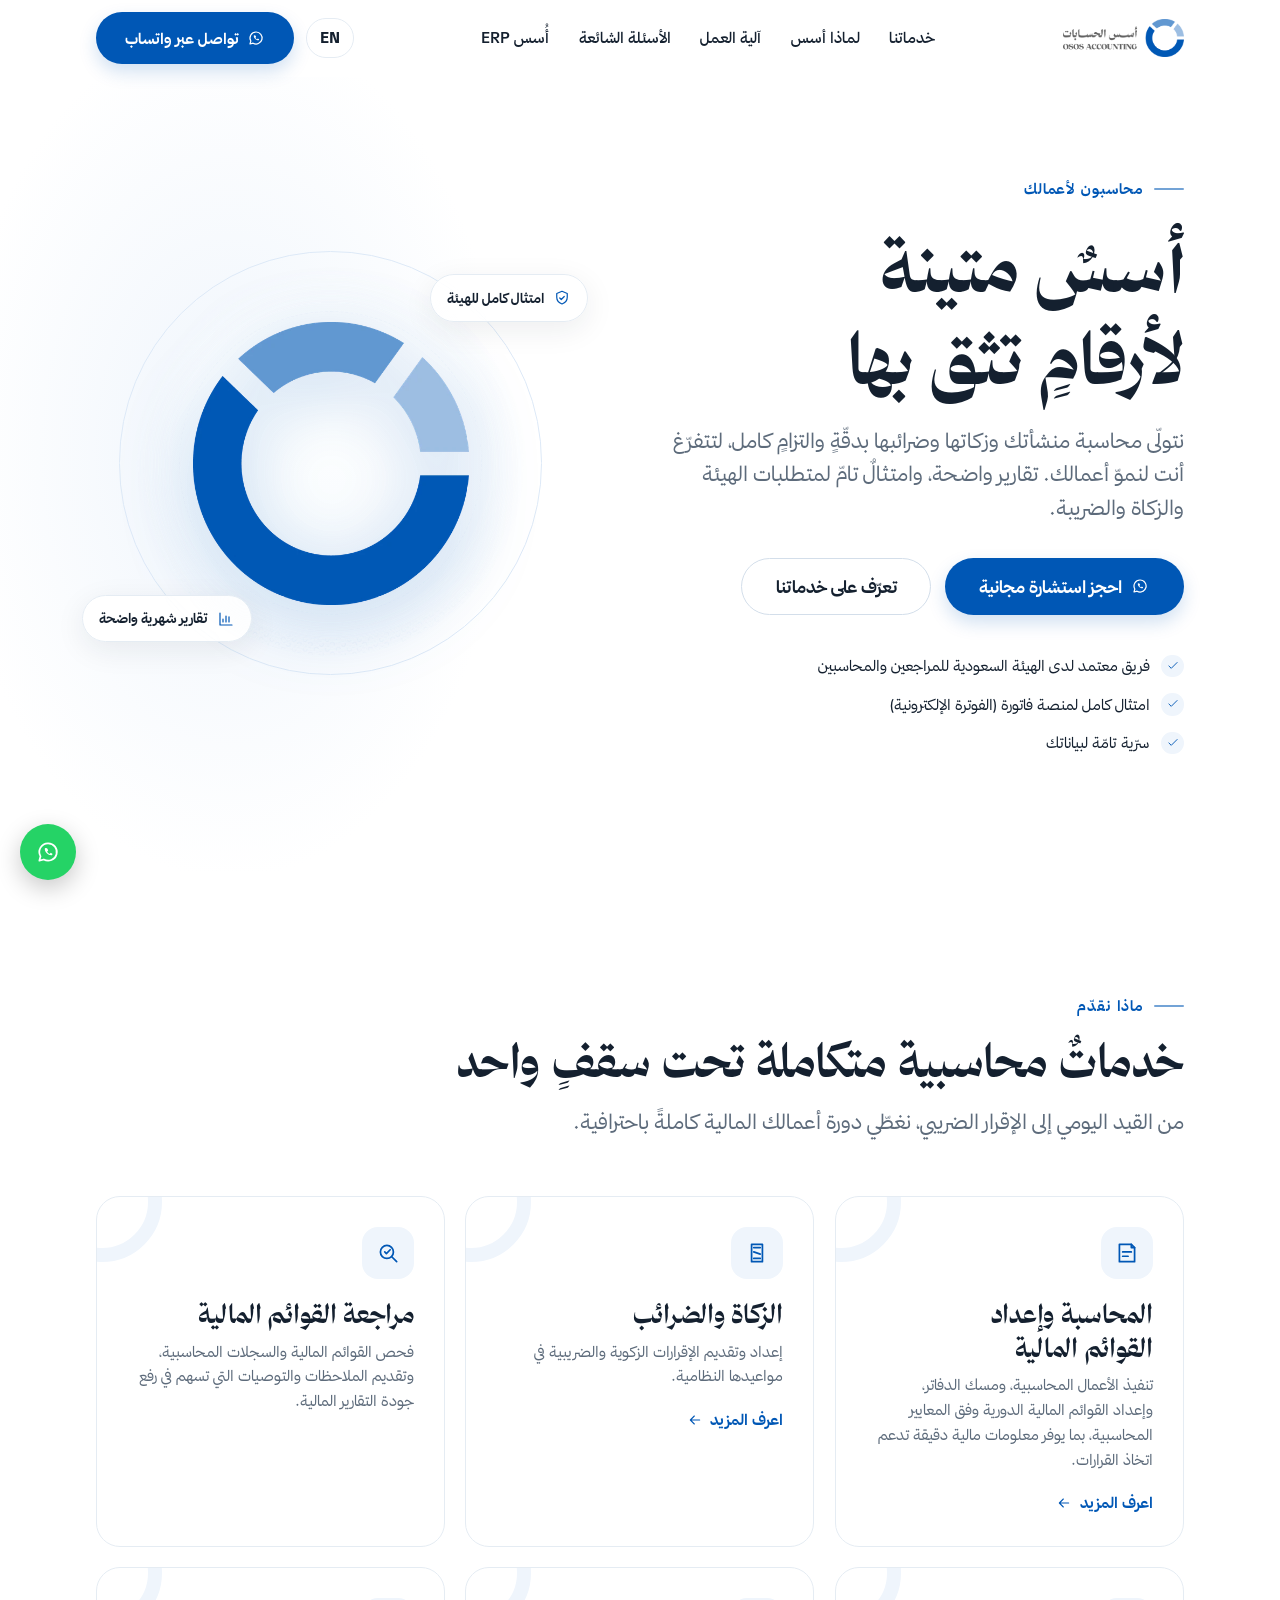
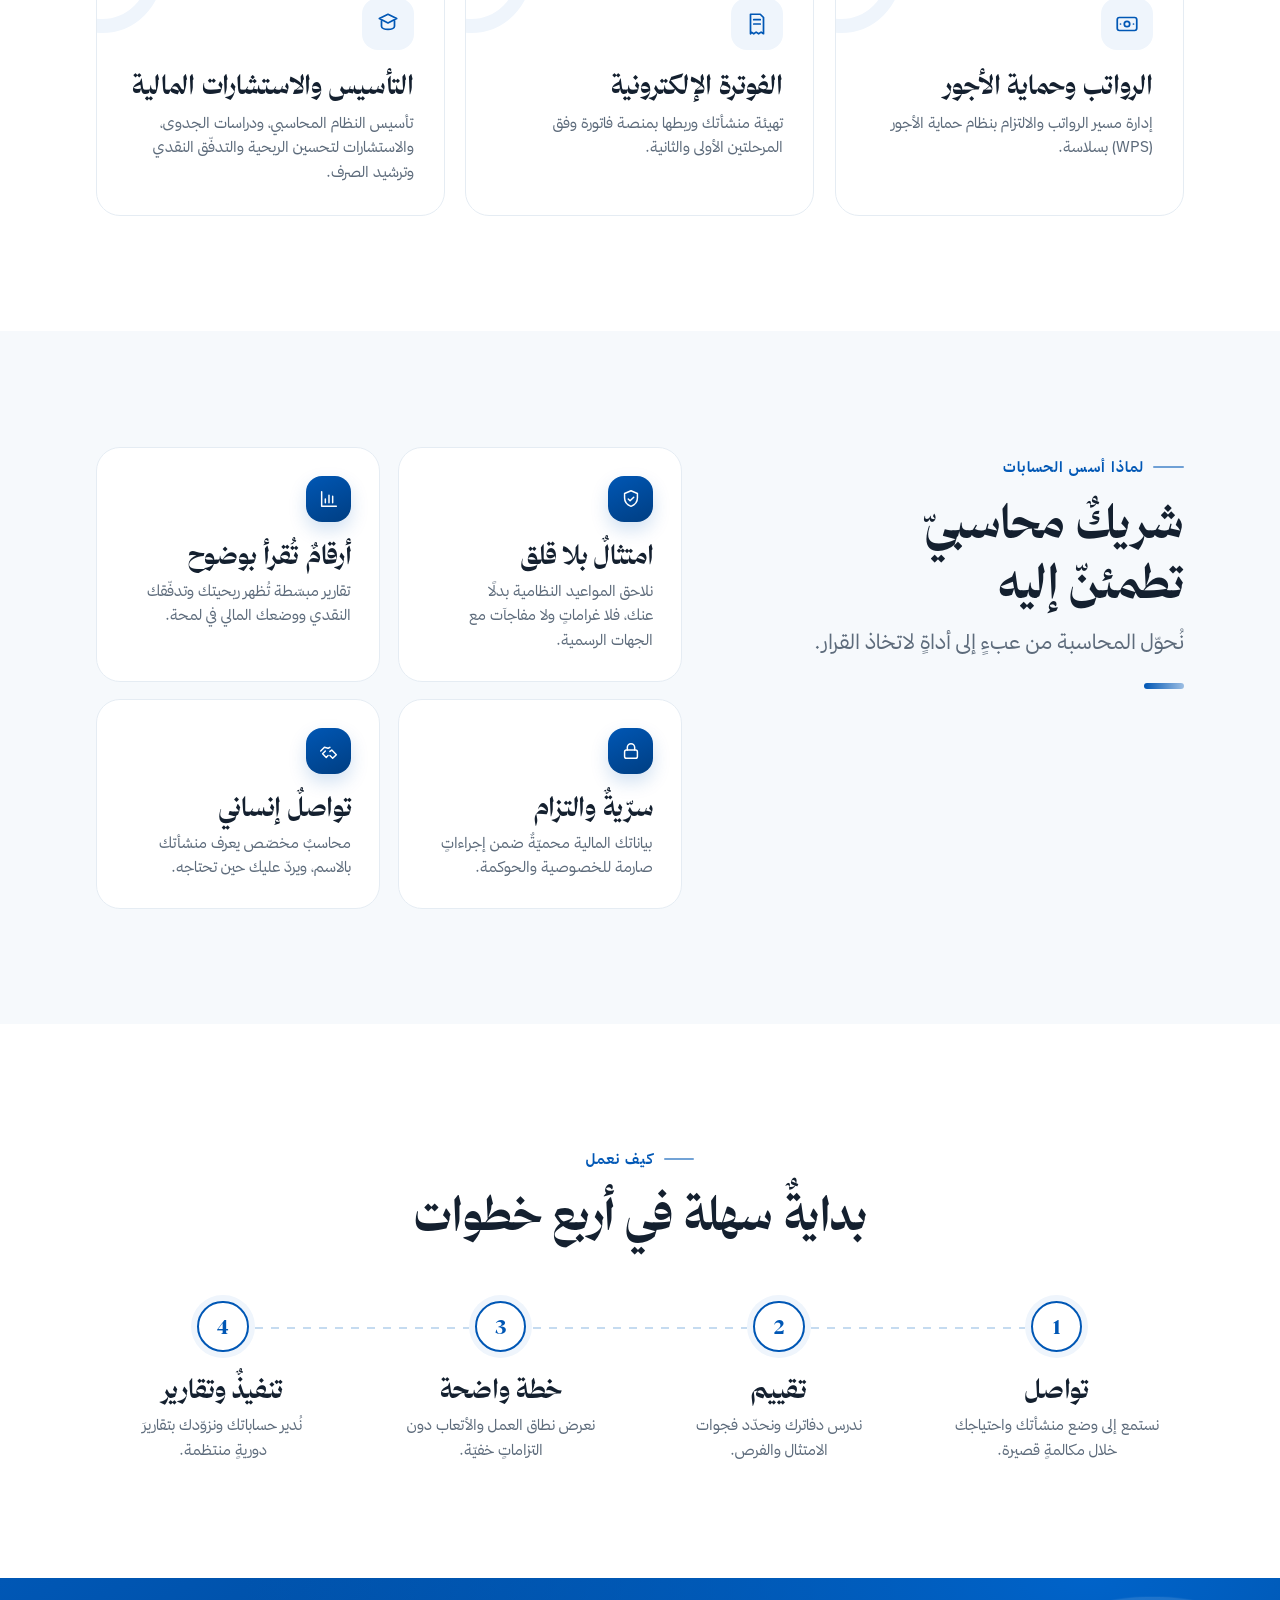
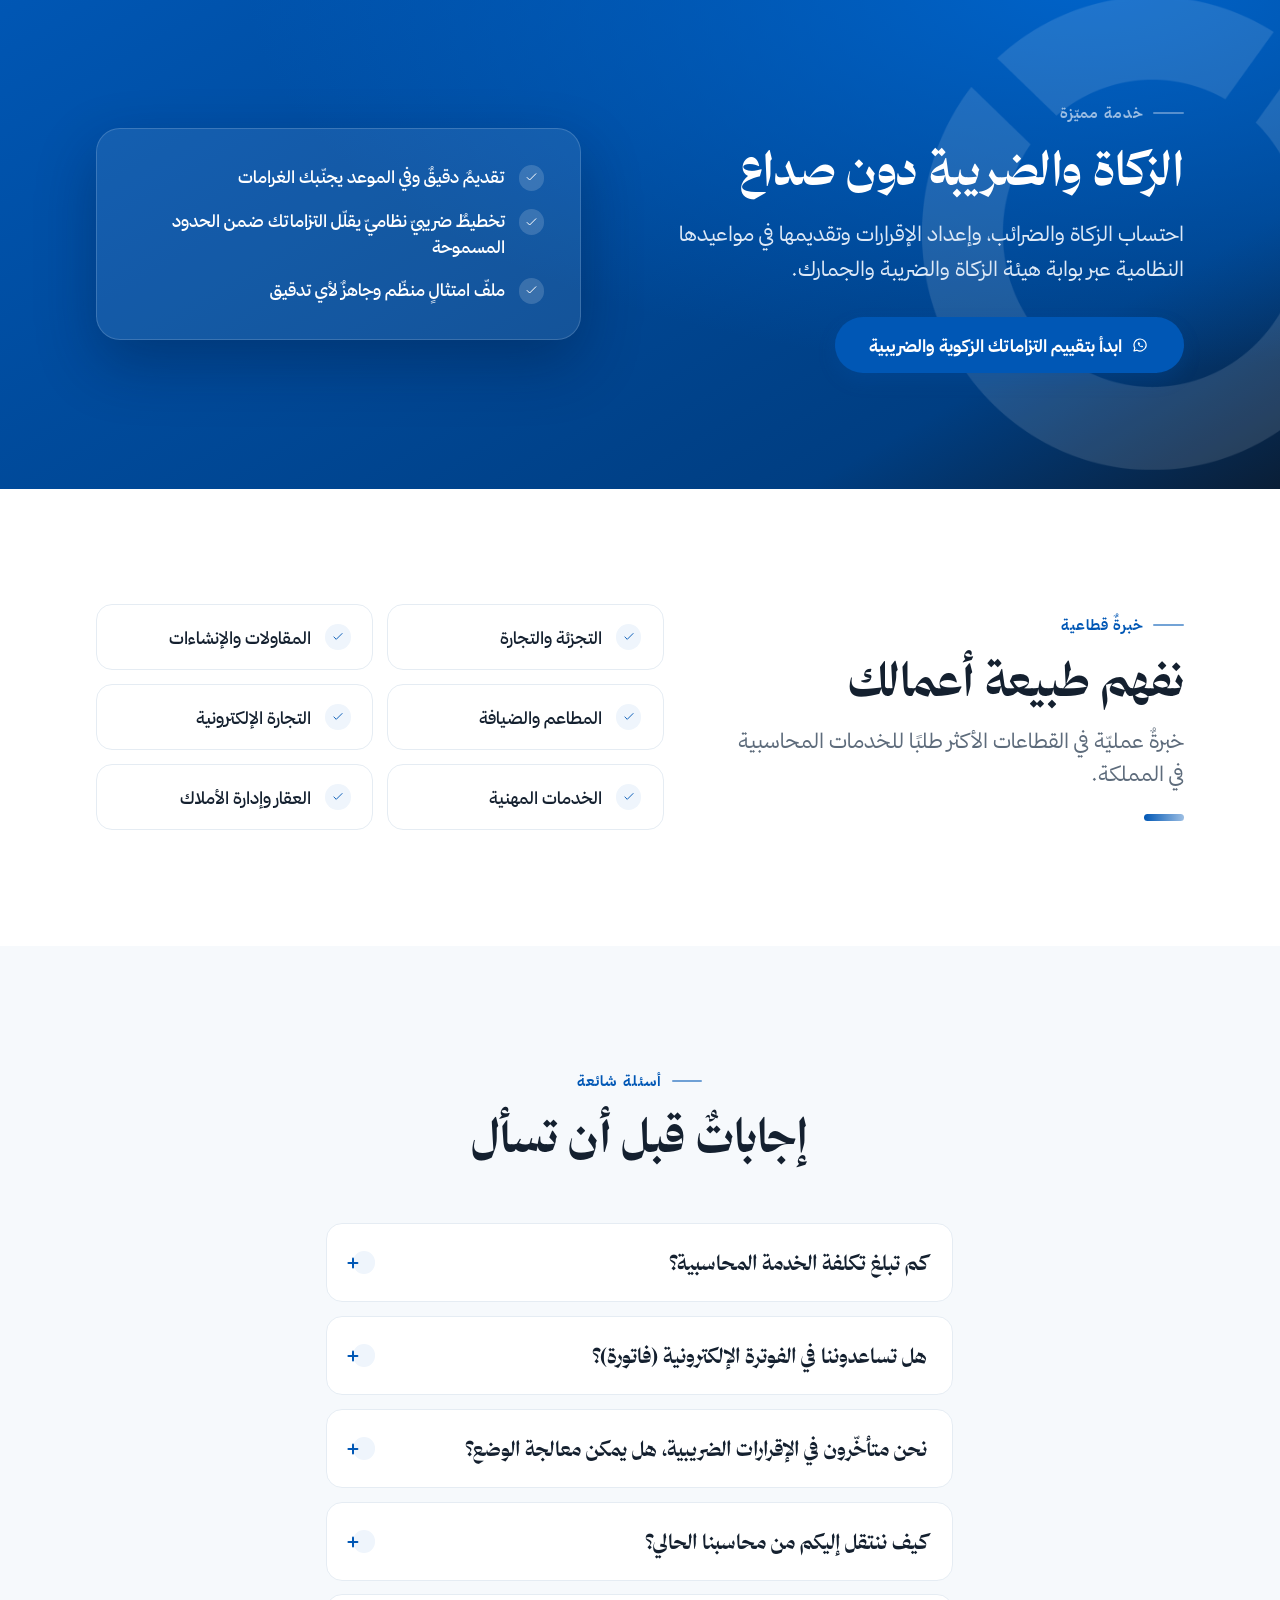
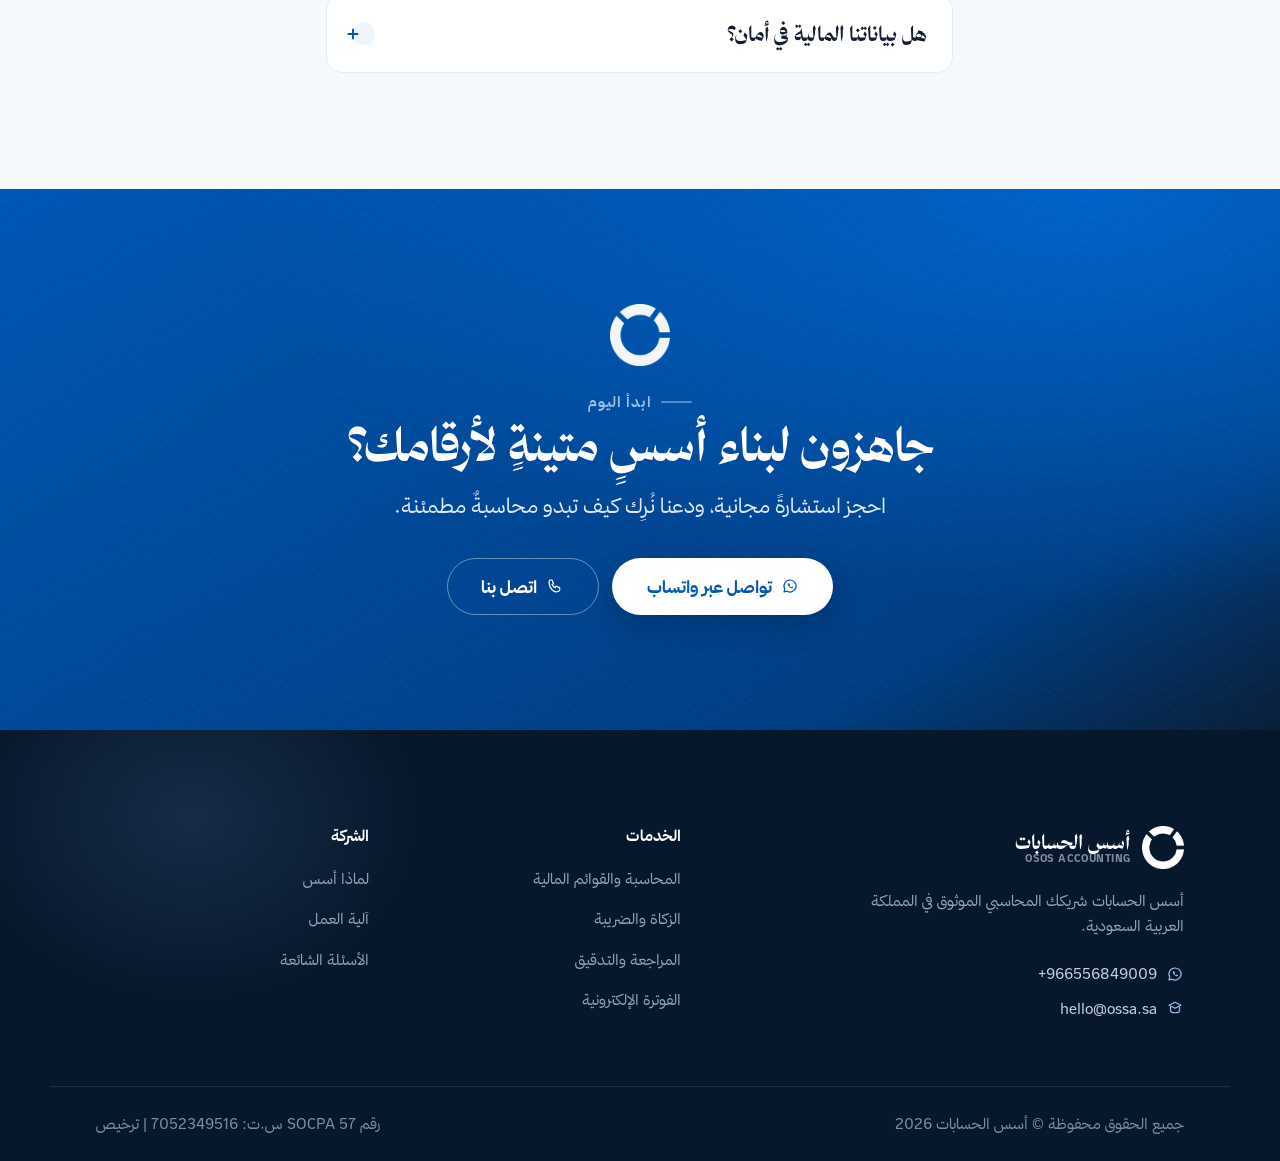
<file: index.html>
<!DOCTYPE html><html lang="ar" dir="rtl" data-astro-cid-5hce7sga> <head><meta charset="utf-8"><meta name="viewport" content="width=device-width, initial-scale=1"><title>أسس الحسابات | خدمات محاسبية وزكاة وضريبة موثوقة في السعودية</title><meta name="description" content="مكتب محاسبة معتمد يقدّم المحاسبة وإعداد القوائم المالية، الزكاة وضريبة القيمة المضافة، المراجعة، الرواتب، والفوترة الإلكترونية للمنشآت في المملكة. أرقام تثق بها."><link rel="canonical" href="https://ossa.sa/"><link rel="alternate" hreflang="en" href="https://ossa.sa/en"><link rel="alternate" hreflang="ar" href="https://ossa.sa/"><link rel="alternate" hreflang="x-default" href="https://ossa.sa/"><meta name="theme-color" content="#0057B5"><link rel="icon" type="image/png" sizes="32x32" href="/brand/favicon-32.png"><link rel="icon" type="image/png" sizes="256x256" href="/brand/favicon-256.png"><link rel="apple-touch-icon" href="/brand/apple-touch-icon.png"><!-- Open Graph / Twitter --><meta property="og:type" content="website"><meta property="og:locale" content="ar_SA"><meta property="og:title" content="أسس الحسابات | خدمات محاسبية وزكاة وضريبة موثوقة في السعودية"><meta property="og:description" content="مكتب محاسبة معتمد يقدّم المحاسبة وإعداد القوائم المالية، الزكاة وضريبة القيمة المضافة، المراجعة، الرواتب، والفوترة الإلكترونية للمنشآت في المملكة. أرقام تثق بها."><meta property="og:url" content="https://ossa.sa/"><meta property="og:image" content="https://ossa.sa/brand/og-image.png"><meta property="og:image:width" content="1200"><meta property="og:image:height" content="630"><meta name="twitter:card" content="summary_large_image"><meta name="twitter:title" content="أسس الحسابات | خدمات محاسبية وزكاة وضريبة موثوقة في السعودية"><meta name="twitter:description" content="مكتب محاسبة معتمد يقدّم المحاسبة وإعداد القوائم المالية، الزكاة وضريبة القيمة المضافة، المراجعة، الرواتب، والفوترة الإلكترونية للمنشآت في المملكة. أرقام تثق بها."><meta name="twitter:image" content="https://ossa.sa/brand/og-image.png"><link rel="preload" href="/fonts/thamaniah-serif-700.woff2" as="font" type="font/woff2" crossorigin><link rel="preload" href="/fonts/thamaniah-sans-400.woff2" as="font" type="font/woff2" crossorigin><script type="application/ld+json">{"@context":"https://schema.org","@graph":[{"@type":"AccountingService","@id":"https://ossa.sa/#organization","name":"أسس الحسابات","description":"مكتب محاسبة معتمد يقدّم المحاسبة وإعداد القوائم المالية، الزكاة وضريبة القيمة المضافة، المراجعة، الرواتب، والفوترة الإلكترونية للمنشآت في المملكة. أرقام تثق بها.","url":"https://ossa.sa","image":"https://ossa.sa/brand/og-image.png","areaServed":"SA","address":{"@type":"PostalAddress","addressLocality":"الرياض","addressRegion":"Riyadh","addressCountry":"SA"},"telephone":"+966556849009","email":"hello@ossa.sa"},{"@type":"FAQPage","mainEntity":[{"@type":"Question","name":"كم تبلغ تكلفة الخدمة المحاسبية؟","acceptedAnswer":{"@type":"Answer","text":"تعتمد الأتعاب على حجم منشأتك وعدد العمليات الشهرية ونطاق الخدمة. نقدّم لك عرضًا واضحًا وثابتًا بعد استشارةٍ مجانية، دون رسومٍ خفيّة."}},{"@type":"Question","name":"هل تساعدوننا في الفوترة الإلكترونية (فاتورة)؟","acceptedAnswer":{"@type":"Answer","text":"نعم، نهيّئ منشأتك ونربطها بمنصّة فاتورة وفق متطلبات المرحلتين، ونضمن توافق فواتيرك مع اشتراطات الهيئة."}},{"@type":"Question","name":"نحن متأخّرون في الإقرارات الضريبية، هل يمكن معالجة الوضع؟","acceptedAnswer":{"@type":"Answer","text":"بالتأكيد. نراجع وضعك، ونعالج المتأخرات، وننظّم ملفّك لدى هيئة الزكاة والضريبة لتعود إلى الالتزام بأسرع وقت."}},{"@type":"Question","name":"كيف ننتقل إليكم من محاسبنا الحالي؟","acceptedAnswer":{"@type":"Answer","text":"الانتقال سلس: نستلم بياناتك ودفاترك، ونراجع الأرصدة الافتتاحية، ونكمل العمل دون انقطاعٍ في تقاريرك."}},{"@type":"Question","name":"هل بياناتنا المالية في أمان؟","acceptedAnswer":{"@type":"Answer","text":"نعم، نلتزم بإجراءاتٍ صارمة للسرّية والوصول المحدود، وبياناتك لا تُشارك مع أيّ طرفٍ ثالث."}}]}]}</script><link rel="stylesheet" href="/_astro/panel.DC8Vx3Kf.css"></head> <body data-astro-cid-5hce7sga> <a href="#main" class="skip-link" data-astro-cid-5hce7sga>تجاوز إلى المحتوى</a> <header class="site-header" data-header data-astro-cid-ctg3m53h> <div class="container site-header__inner" data-astro-cid-ctg3m53h> <a href="/" class="brand" aria-label="أسس الحسابات" data-astro-cid-ctg3m53h> <img src="/brand/logo-horizontal.webp" alt="أسس الحسابات" width="190" height="60" class="brand__logo" data-astro-cid-ctg3m53h> </a> <nav class="nav" aria-label="التنقّل الرئيسي" data-astro-cid-ctg3m53h> <a href="#services" class="nav__link" data-cp="nav.0.label" data-astro-cid-ctg3m53h>خدماتنا</a><a href="#why" class="nav__link" data-cp="nav.1.label" data-astro-cid-ctg3m53h>لماذا أسس</a><a href="#process" class="nav__link" data-cp="nav.2.label" data-astro-cid-ctg3m53h>آلية العمل</a><a href="#faq" class="nav__link" data-cp="nav.3.label" data-astro-cid-ctg3m53h>الأسئلة الشائعة</a><a href="https://erp.ossa.sa" class="nav__link" data-cp="nav.4.label" data-astro-cid-ctg3m53h>أُسس ERP</a> </nav> <div class="site-header__actions" data-astro-cid-ctg3m53h> <a class="lang" href="/en" hreflang="en" aria-label="Switch to English" data-astro-cid-bvxdwma5>EN</a> <span class="site-header__cta" data-astro-cid-ctg3m53h><a href="https://wa.me/966556849009?text=%D9%85%D8%B1%D8%AD%D8%A8%D9%8B%D8%A7%D8%8C%20%D8%A3%D8%B1%D8%BA%D8%A8%20%D9%81%D9%8A%20%D8%A7%D9%84%D8%A7%D8%B3%D8%AA%D9%81%D8%B3%D8%A7%D8%B1%20%D8%B9%D9%86%20%D8%AE%D8%AF%D9%85%D8%A7%D8%AA%D9%83%D9%85%20%D8%A7%D9%84%D9%85%D8%AD%D8%A7%D8%B3%D8%A8%D9%8A%D8%A9." class="btn btn--primary" target="_blank" rel="noopener"> <svg width="18" height="18" viewBox="0 0 24 24" fill="none" stroke="currentColor" stroke-width="1.6" stroke-linecap="round" stroke-linejoin="round" aria-hidden="true"><path d="M12 4a8 8 0 0 0-6.9 12L4 20l4.1-1.1A8 8 0 1 0 12 4z"/><path d="M9 9c0 3 3 6 6 6 .8 0 1.3-.8 1-1.5l-1.5-.7-1 1c-1-.4-1.9-1.3-2.3-2.3l1-1-.7-1.5C10.8 7.7 9 8.2 9 9z" fill="currentColor" stroke="none"/></svg> <span data-cp="header_cta.label">تواصل عبر واتساب</span> </a></span> </div> </div> </header> <script type="module">const o=document.querySelector("[data-header]");if(o){const e=()=>o.classList.toggle("is-scrolled",window.scrollY>12);e(),window.addEventListener("scroll",e,{passive:!0})}</script> <main id="main" data-astro-cid-5hce7sga>  <section class="hero" data-cp-section="sections.0" data-astro-cid-anhloy43> <span class="hero__glow" aria-hidden="true" data-astro-cid-anhloy43></span> <div class="container hero__grid" data-astro-cid-anhloy43> <div class="hero__copy" data-astro-cid-anhloy43> <span class="eyebrow" data-reveal data-cp="sections.0.eyebrow" data-astro-cid-anhloy43>محاسبون لأعمالك</span> <h1 class="hero__title" data-reveal data-reveal-delay="1" data-cp="sections.0.headline" data-astro-cid-anhloy43>أسسٌ متينة لأرقامٍ تثق بها</h1> <p class="hero__subhead" data-reveal data-reveal-delay="2" data-cp="sections.0.subhead" data-astro-cid-anhloy43>نتولّى محاسبة منشأتك وزكاتها وضرائبها بدقّةٍ والتزامٍ كامل، لتتفرّغ أنت لنموّ أعمالك. تقارير واضحة، وامتثالٌ تامّ لمتطلبات الهيئة والزكاة والضريبة.</p> <div class="hero__actions" data-reveal data-reveal-delay="3" data-astro-cid-anhloy43> <a href="https://wa.me/966556849009?text=%D9%85%D8%B1%D8%AD%D8%A8%D9%8B%D8%A7%D8%8C%20%D8%A3%D8%B1%D8%BA%D8%A8%20%D8%A8%D8%AD%D8%AC%D8%B2%20%D8%A7%D8%B3%D8%AA%D8%B4%D8%A7%D8%B1%D8%A9%20%D9%85%D8%AD%D8%A7%D8%B3%D8%A8%D9%8A%D8%A9%20%D9%85%D8%AC%D8%A7%D9%86%D9%8A%D8%A9." class="btn btn--primary btn--lg" target="_blank" rel="noopener"> <svg width="18" height="18" viewBox="0 0 24 24" fill="none" stroke="currentColor" stroke-width="1.6" stroke-linecap="round" stroke-linejoin="round" aria-hidden="true"><path d="M12 4a8 8 0 0 0-6.9 12L4 20l4.1-1.1A8 8 0 1 0 12 4z"/><path d="M9 9c0 3 3 6 6 6 .8 0 1.3-.8 1-1.5l-1.5-.7-1 1c-1-.4-1.9-1.3-2.3-2.3l1-1-.7-1.5C10.8 7.7 9 8.2 9 9z" fill="currentColor" stroke="none"/></svg> <span data-cp="sections.0.primary_cta.label">احجز استشارة مجانية</span> </a> <a href="#services" class="btn btn--ghost btn--lg">  <span data-cp="sections.0.secondary_cta.label">تعرّف على خدماتنا</span> </a> </div> <ul class="hero__highlights" data-reveal data-reveal-delay="3" data-cp-list="sections.0.highlights" data-astro-cid-anhloy43> <li data-cp-item="sections.0.highlights.0" data-astro-cid-anhloy43> <span class="hero__check" data-astro-cid-anhloy43> <svg width="14" height="14" viewBox="0 0 24 24" fill="none" stroke="currentColor" stroke-width="1.6" stroke-linecap="round" stroke-linejoin="round" aria-hidden="true"><path d="M5 12l4 4 10-10"/></svg> </span> <span data-cp="sections.0.highlights.0" data-astro-cid-anhloy43>فريق معتمد لدى الهيئة السعودية للمراجعين والمحاسبين</span> </li><li data-cp-item="sections.0.highlights.1" data-astro-cid-anhloy43> <span class="hero__check" data-astro-cid-anhloy43> <svg width="14" height="14" viewBox="0 0 24 24" fill="none" stroke="currentColor" stroke-width="1.6" stroke-linecap="round" stroke-linejoin="round" aria-hidden="true"><path d="M5 12l4 4 10-10"/></svg> </span> <span data-cp="sections.0.highlights.1" data-astro-cid-anhloy43>امتثال كامل لمنصة فاتورة (الفوترة الإلكترونية)</span> </li><li data-cp-item="sections.0.highlights.2" data-astro-cid-anhloy43> <span class="hero__check" data-astro-cid-anhloy43> <svg width="14" height="14" viewBox="0 0 24 24" fill="none" stroke="currentColor" stroke-width="1.6" stroke-linecap="round" stroke-linejoin="round" aria-hidden="true"><path d="M5 12l4 4 10-10"/></svg> </span> <span data-cp="sections.0.highlights.2" data-astro-cid-anhloy43>سرّية تامّة لبياناتك</span> </li> </ul> </div> <div class="hero__visual" data-reveal aria-hidden="true" data-astro-cid-anhloy43> <div class="hero__stage" data-astro-cid-anhloy43> <span class="hero__ring hero__ring--1" data-astro-cid-anhloy43></span> <span class="hero__ring hero__ring--2" data-astro-cid-anhloy43></span> <span class="hero__pattern" data-astro-cid-anhloy43></span> <span class="hero__mark" data-astro-cid-anhloy43> <img src="/brand/mark.webp" alt="" width="512" height="525" loading="eager" data-astro-cid-anhloy43> </span> <span class="hero__chip hero__chip--a is-rtl" data-astro-cid-anhloy43> <svg width="18" height="18" viewBox="0 0 24 24" fill="none" stroke="currentColor" stroke-width="1.6" stroke-linecap="round" stroke-linejoin="round" aria-hidden="true"><path d="M12 3l7 3v5c0 4.5-3 7.5-7 9-4-1.5-7-4.5-7-9V6z"/><path d="M9 12l2 2 4-4"/></svg> <span data-astro-cid-anhloy43>امتثال كامل للهيئة</span> </span> <span class="hero__chip hero__chip--b is-rtl" data-astro-cid-anhloy43> <svg width="18" height="18" viewBox="0 0 24 24" fill="none" stroke="currentColor" stroke-width="1.6" stroke-linecap="round" stroke-linejoin="round" aria-hidden="true"><path d="M4 20V4M4 20h16"/><path d="M8 16v-4M12 16V8M16 16v-7"/></svg> <span data-astro-cid-anhloy43>تقارير شهرية واضحة</span> </span> </div> </div> </div> </section> <script type="module">const r=document.querySelector(".hero__mark img");if(r){let e=!1;const t=()=>{r.style.setProperty("--ring-rot",window.scrollY*.12+"deg"),e=!1};window.addEventListener("scroll",()=>{e||(e=!0,requestAnimationFrame(t))},{passive:!0}),t()}</script><section class="section" id="services" data-cp-section="sections.2" data-astro-cid-bp4bfslc> <div class="container" data-astro-cid-bp4bfslc> <header class="section-head" data-reveal data-astro-cid-bp4bfslc> <span class="eyebrow" data-cp="sections.2.eyebrow" data-astro-cid-bp4bfslc>ماذا نقدّم</span> <h2 class="section-head__title" data-cp="sections.2.title" data-astro-cid-bp4bfslc>خدماتٌ محاسبية متكاملة تحت سقفٍ واحد</h2> <p class="section-head__lede" data-cp="sections.2.lede" data-astro-cid-bp4bfslc>من القيد اليومي إلى الإقرار الضريبي، نغطّي دورة أعمالك المالية كاملةً باحترافية.</p> </header> <div class="svc__grid" data-astro-cid-bp4bfslc> <a href="#detail-accounting" data-reveal="true" data-reveal-delay="1" data-cp-item="sections.2.items.0" data-astro-cid-bp4bfslc="true" class="card svc card--hover"> <span class="svc__icon" data-astro-cid-bp4bfslc> <svg width="26" height="26" viewBox="0 0 24 24" fill="none" stroke="currentColor" stroke-width="1.6" stroke-linecap="round" stroke-linejoin="round" aria-hidden="true"><path d="M5 4h11l3 3v13H5z"/><path d="M16 4v3h3"/><path d="M8 11h8M8 15h5"/></svg> </span> <h3 class="svc__title" data-cp="sections.2.items.0.title" data-astro-cid-bp4bfslc>المحاسبة وإعداد القوائم المالية</h3> <p class="svc__body" data-cp="sections.2.items.0.body" data-astro-cid-bp4bfslc>تنفيذ الأعمال المحاسبية، ومسك الدفاتر، وإعداد القوائم المالية الدورية وفق المعايير المحاسبية، بما يوفر معلومات مالية دقيقة تدعم اتخاذ القرارات.</p> <span class="arrow-link svc__more" data-astro-cid-bp4bfslc> اعرف المزيد <svg width="16" height="16" viewBox="0 0 24 24" fill="none" stroke="currentColor" stroke-width="1.6" stroke-linecap="round" stroke-linejoin="round" aria-hidden="true"><path d="M5 12h14M13 6l6 6-6 6"/></svg> </span></a><a href="#detail-tax" data-reveal="true" data-reveal-delay="2" data-cp-item="sections.2.items.1" data-astro-cid-bp4bfslc="true" class="card svc card--hover"> <span class="svc__icon" data-astro-cid-bp4bfslc> <svg width="26" height="26" viewBox="0 0 24 24" fill="none" stroke="currentColor" stroke-width="1.6" stroke-linecap="round" stroke-linejoin="round" aria-hidden="true"><path d="M9 7h6M9 17h6"/><path d="M7 4h10v16H7z"/><path d="M9 11l6 2"/></svg> </span> <h3 class="svc__title" data-cp="sections.2.items.1.title" data-astro-cid-bp4bfslc>الزكاة والضرائب</h3> <p class="svc__body" data-cp="sections.2.items.1.body" data-astro-cid-bp4bfslc>إعداد وتقديم الإقرارات الزكوية والضريبية في مواعيدها النظامية.</p> <span class="arrow-link svc__more" data-astro-cid-bp4bfslc> اعرف المزيد <svg width="16" height="16" viewBox="0 0 24 24" fill="none" stroke="currentColor" stroke-width="1.6" stroke-linecap="round" stroke-linejoin="round" aria-hidden="true"><path d="M5 12h14M13 6l6 6-6 6"/></svg> </span></a><div data-reveal="true" data-reveal-delay="3" data-cp-item="sections.2.items.2" data-astro-cid-bp4bfslc="true" class="card svc"> <span class="svc__icon" data-astro-cid-bp4bfslc> <svg width="26" height="26" viewBox="0 0 24 24" fill="none" stroke="currentColor" stroke-width="1.6" stroke-linecap="round" stroke-linejoin="round" aria-hidden="true"><circle cx="11" cy="11" r="6"/><path d="M20 20l-4.3-4.3"/><path d="M9 11l1.5 1.5L14 9"/></svg> </span> <h3 class="svc__title" data-cp="sections.2.items.2.title" data-astro-cid-bp4bfslc>مراجعة القوائم المالية</h3> <p class="svc__body" data-cp="sections.2.items.2.body" data-astro-cid-bp4bfslc>فحص القوائم المالية والسجلات المحاسبية، وتقديم الملاحظات والتوصيات التي تسهم في رفع جودة التقارير المالية.</p> </div><div data-reveal="true" data-reveal-delay="1" data-cp-item="sections.2.items.3" data-astro-cid-bp4bfslc="true" class="card svc"> <span class="svc__icon" data-astro-cid-bp4bfslc> <svg width="26" height="26" viewBox="0 0 24 24" fill="none" stroke="currentColor" stroke-width="1.6" stroke-linecap="round" stroke-linejoin="round" aria-hidden="true"><rect x="3" y="6" width="18" height="12" rx="2"/><circle cx="12" cy="12" r="2.5"/><path d="M6 12h.01M18 12h.01"/></svg> </span> <h3 class="svc__title" data-cp="sections.2.items.3.title" data-astro-cid-bp4bfslc>الرواتب وحماية الأجور</h3> <p class="svc__body" data-cp="sections.2.items.3.body" data-astro-cid-bp4bfslc>إدارة مسير الرواتب والالتزام بنظام حماية الأجور (WPS) بسلاسة.</p> </div><div data-reveal="true" data-reveal-delay="2" data-cp-item="sections.2.items.4" data-astro-cid-bp4bfslc="true" class="card svc"> <span class="svc__icon" data-astro-cid-bp4bfslc> <svg width="26" height="26" viewBox="0 0 24 24" fill="none" stroke="currentColor" stroke-width="1.6" stroke-linecap="round" stroke-linejoin="round" aria-hidden="true"><path d="M6 3h9l3 3v15l-2.2-1.5L13.5 21l-2.3-1.5L9 21l-2.2-1.5L6 21z"/><path d="M9 8h6M9 12h6"/></svg> </span> <h3 class="svc__title" data-cp="sections.2.items.4.title" data-astro-cid-bp4bfslc>الفوترة الإلكترونية</h3> <p class="svc__body" data-cp="sections.2.items.4.body" data-astro-cid-bp4bfslc>تهيئة منشأتك وربطها بمنصة فاتورة وفق المرحلتين الأولى والثانية.</p> </div><div data-reveal="true" data-reveal-delay="3" data-cp-item="sections.2.items.5" data-astro-cid-bp4bfslc="true" class="card svc"> <span class="svc__icon" data-astro-cid-bp4bfslc> <svg width="26" height="26" viewBox="0 0 24 24" fill="none" stroke="currentColor" stroke-width="1.6" stroke-linecap="round" stroke-linejoin="round" aria-hidden="true"><path d="M12 3l8 4-8 4-8-4 8-4z"/><path d="M6 9v5c0 1.7 2.7 3 6 3s6-1.3 6-3V9"/></svg> </span> <h3 class="svc__title" data-cp="sections.2.items.5.title" data-astro-cid-bp4bfslc>التأسيس والاستشارات المالية</h3> <p class="svc__body" data-cp="sections.2.items.5.body" data-astro-cid-bp4bfslc>تأسيس النظام المحاسبي، ودراسات الجدوى، والاستشارات لتحسين الربحية والتدفّق النقدي وترشيد الصرف.</p> </div> </div> </div> </section><section class="section section--tint why" id="why" data-cp-section="sections.3" data-astro-cid-w3z23hby> <div class="container why__layout" data-astro-cid-w3z23hby> <header class="section-head why__head" data-reveal data-astro-cid-w3z23hby> <span class="eyebrow" data-cp="sections.3.eyebrow" data-astro-cid-w3z23hby>لماذا أسس الحسابات</span> <h2 class="section-head__title" data-cp="sections.3.title" data-astro-cid-w3z23hby>شريكٌ محاسبيّ تطمئنّ إليه</h2> <p class="section-head__lede" data-cp="sections.3.lede" data-astro-cid-w3z23hby>نُحوّل المحاسبة من عبءٍ إلى أداةٍ لاتخاذ القرار.</p> <span class="arc-accent why__accent" aria-hidden="true" data-astro-cid-w3z23hby></span> </header> <div class="why__grid" data-astro-cid-w3z23hby> <article class="why-card" data-reveal data-reveal-delay="1" data-cp-item="sections.3.items.0" data-astro-cid-w3z23hby> <span class="why-card__icon" data-astro-cid-w3z23hby> <svg width="22" height="22" viewBox="0 0 24 24" fill="none" stroke="currentColor" stroke-width="1.6" stroke-linecap="round" stroke-linejoin="round" aria-hidden="true"><path d="M12 3l7 3v5c0 4.5-3 7.5-7 9-4-1.5-7-4.5-7-9V6z"/><path d="M9 12l2 2 4-4"/></svg> </span> <h3 class="why-card__title" data-cp="sections.3.items.0.title" data-astro-cid-w3z23hby>امتثالٌ بلا قلق</h3> <p class="why-card__body" data-cp="sections.3.items.0.body" data-astro-cid-w3z23hby>نلاحق المواعيد النظامية بدلًا عنك، فلا غراماتٍ ولا مفاجآت مع الجهات الرسمية.</p> </article><article class="why-card" data-reveal data-reveal-delay="2" data-cp-item="sections.3.items.1" data-astro-cid-w3z23hby> <span class="why-card__icon" data-astro-cid-w3z23hby> <svg width="22" height="22" viewBox="0 0 24 24" fill="none" stroke="currentColor" stroke-width="1.6" stroke-linecap="round" stroke-linejoin="round" aria-hidden="true"><path d="M4 20V4M4 20h16"/><path d="M8 16v-4M12 16V8M16 16v-7"/></svg> </span> <h3 class="why-card__title" data-cp="sections.3.items.1.title" data-astro-cid-w3z23hby>أرقامٌ تُقرأ بوضوح</h3> <p class="why-card__body" data-cp="sections.3.items.1.body" data-astro-cid-w3z23hby>تقارير مبسّطة تُظهر ربحيتك وتدفّقك النقدي ووضعك المالي في لمحة.</p> </article><article class="why-card" data-reveal data-reveal-delay="1" data-cp-item="sections.3.items.2" data-astro-cid-w3z23hby> <span class="why-card__icon" data-astro-cid-w3z23hby> <svg width="22" height="22" viewBox="0 0 24 24" fill="none" stroke="currentColor" stroke-width="1.6" stroke-linecap="round" stroke-linejoin="round" aria-hidden="true"><rect x="5" y="11" width="14" height="9" rx="2"/><path d="M8 11V8a4 4 0 0 1 8 0v3"/></svg> </span> <h3 class="why-card__title" data-cp="sections.3.items.2.title" data-astro-cid-w3z23hby>سرّيةٌ والتزام</h3> <p class="why-card__body" data-cp="sections.3.items.2.body" data-astro-cid-w3z23hby>بياناتك المالية محميّةٌ ضمن إجراءاتٍ صارمة للخصوصية والحوكمة.</p> </article><article class="why-card" data-reveal data-reveal-delay="2" data-cp-item="sections.3.items.3" data-astro-cid-w3z23hby> <span class="why-card__icon" data-astro-cid-w3z23hby> <svg width="22" height="22" viewBox="0 0 24 24" fill="none" stroke="currentColor" stroke-width="1.6" stroke-linecap="round" stroke-linejoin="round" aria-hidden="true"><path d="M11 17l-2 2-4-4 3-3"/><path d="M13 17l3 3 4-4-5-5-2 1.5"/><path d="M3 12l4-4 4 1 2-1"/></svg> </span> <h3 class="why-card__title" data-cp="sections.3.items.3.title" data-astro-cid-w3z23hby>تواصلٌ إنساني</h3> <p class="why-card__body" data-cp="sections.3.items.3.body" data-astro-cid-w3z23hby>محاسبٌ مخصّص يعرف منشأتك بالاسم، ويردّ عليك حين تحتاجه.</p> </article> </div> </div> </section><section class="section process" id="process" data-cp-section="sections.4" data-astro-cid-gto3gzpn> <div class="container" data-astro-cid-gto3gzpn> <header class="section-head section-head--center" data-reveal data-astro-cid-gto3gzpn> <span class="eyebrow" data-cp="sections.4.eyebrow" data-astro-cid-gto3gzpn>كيف نعمل</span> <h2 class="section-head__title" data-cp="sections.4.title" data-astro-cid-gto3gzpn>بدايةٌ سهلة في أربع خطوات</h2>  </header> <ol class="process__list" data-astro-cid-gto3gzpn> <li class="step" data-reveal data-reveal-delay="1" data-cp-item="sections.4.steps.0" data-astro-cid-gto3gzpn> <span class="step__node" data-astro-cid-gto3gzpn> <span class="step__num" data-astro-cid-gto3gzpn>1</span> </span> <h3 class="step__title" data-cp="sections.4.steps.0.title" data-astro-cid-gto3gzpn>تواصل</h3> <p class="step__body" data-cp="sections.4.steps.0.body" data-astro-cid-gto3gzpn>نستمع إلى وضع منشأتك واحتياجك خلال مكالمةٍ قصيرة.</p> </li><li class="step" data-reveal data-reveal-delay="2" data-cp-item="sections.4.steps.1" data-astro-cid-gto3gzpn> <span class="step__node" data-astro-cid-gto3gzpn> <span class="step__num" data-astro-cid-gto3gzpn>2</span> </span> <h3 class="step__title" data-cp="sections.4.steps.1.title" data-astro-cid-gto3gzpn>تقييم</h3> <p class="step__body" data-cp="sections.4.steps.1.body" data-astro-cid-gto3gzpn>ندرس دفاترك ونحدّد فجوات الامتثال والفرص.</p> </li><li class="step" data-reveal data-reveal-delay="3" data-cp-item="sections.4.steps.2" data-astro-cid-gto3gzpn> <span class="step__node" data-astro-cid-gto3gzpn> <span class="step__num" data-astro-cid-gto3gzpn>3</span> </span> <h3 class="step__title" data-cp="sections.4.steps.2.title" data-astro-cid-gto3gzpn>خطة واضحة</h3> <p class="step__body" data-cp="sections.4.steps.2.body" data-astro-cid-gto3gzpn>نعرض نطاق العمل والأتعاب دون التزاماتٍ خفيّة.</p> </li><li class="step" data-reveal data-reveal-delay="4" data-cp-item="sections.4.steps.3" data-astro-cid-gto3gzpn> <span class="step__node" data-astro-cid-gto3gzpn> <span class="step__num" data-astro-cid-gto3gzpn>4</span> </span> <h3 class="step__title" data-cp="sections.4.steps.3.title" data-astro-cid-gto3gzpn>تنفيذٌ وتقارير</h3> <p class="step__body" data-cp="sections.4.steps.3.body" data-astro-cid-gto3gzpn>نُدير حساباتك ونزوّدك بتقاريرَ دوريةٍ منتظمة.</p> </li> </ol> </div> </section><section class="section section--blue detail" id="detail-tax" data-cp-section="sections.5" data-astro-cid-b7ib53vj> <span class="detail__decor" aria-hidden="true" data-astro-cid-b7ib53vj> <img src="/brand/mark.webp" alt="" width="512" height="525" data-astro-cid-b7ib53vj> </span> <div class="container detail__grid" data-astro-cid-b7ib53vj> <div class="detail__copy" data-reveal data-astro-cid-b7ib53vj> <span class="eyebrow" data-cp="sections.5.eyebrow" data-astro-cid-b7ib53vj>خدمة مميّزة</span> <h2 class="detail__title" data-cp="sections.5.title" data-astro-cid-b7ib53vj>الزكاة والضريبة دون صداع</h2> <p class="detail__body" data-cp="sections.5.body" data-astro-cid-b7ib53vj>احتساب الزكاة والضرائب، وإعداد الإقرارات وتقديمها في مواعيدها النظامية عبر بوابة هيئة الزكاة والضريبة والجمارك.</p> <div class="detail__cta" data-astro-cid-b7ib53vj><a href="https://wa.me/966556849009?text=%D9%84%D8%AF%D9%8A%D9%91%20%D8%A7%D8%B3%D8%AA%D9%81%D8%B3%D8%A7%D8%B1%20%D8%A8%D8%AE%D8%B5%D9%88%D8%B5%20%D8%A7%D9%84%D8%B2%D9%83%D8%A7%D8%A9%20%D9%88%D8%B6%D8%B1%D9%8A%D8%A8%D8%A9%20%D8%A7%D9%84%D9%82%D9%8A%D9%85%D8%A9%20%D8%A7%D9%84%D9%85%D8%B6%D8%A7%D9%81%D8%A9." class="btn btn--primary btn--lg" target="_blank" rel="noopener"> <svg width="18" height="18" viewBox="0 0 24 24" fill="none" stroke="currentColor" stroke-width="1.6" stroke-linecap="round" stroke-linejoin="round" aria-hidden="true"><path d="M12 4a8 8 0 0 0-6.9 12L4 20l4.1-1.1A8 8 0 1 0 12 4z"/><path d="M9 9c0 3 3 6 6 6 .8 0 1.3-.8 1-1.5l-1.5-.7-1 1c-1-.4-1.9-1.3-2.3-2.3l1-1-.7-1.5C10.8 7.7 9 8.2 9 9z" fill="currentColor" stroke="none"/></svg> <span data-cp="sections.5.cta.label">ابدأ بتقييم التزاماتك الزكوية والضريبية</span> </a></div> </div> <ul class="detail__outcomes" data-reveal data-reveal-delay="1" data-cp-list="sections.5.outcomes" data-astro-cid-b7ib53vj> <li data-cp-item="sections.5.outcomes.0" data-astro-cid-b7ib53vj> <span class="detail__check" data-astro-cid-b7ib53vj> <svg width="15" height="15" viewBox="0 0 24 24" fill="none" stroke="currentColor" stroke-width="1.6" stroke-linecap="round" stroke-linejoin="round" aria-hidden="true"><path d="M5 12l4 4 10-10"/></svg> </span> <span data-cp="sections.5.outcomes.0" data-astro-cid-b7ib53vj>تقديمٌ دقيقٌ وفي الموعد يجنّبك الغرامات</span> </li><li data-cp-item="sections.5.outcomes.1" data-astro-cid-b7ib53vj> <span class="detail__check" data-astro-cid-b7ib53vj> <svg width="15" height="15" viewBox="0 0 24 24" fill="none" stroke="currentColor" stroke-width="1.6" stroke-linecap="round" stroke-linejoin="round" aria-hidden="true"><path d="M5 12l4 4 10-10"/></svg> </span> <span data-cp="sections.5.outcomes.1" data-astro-cid-b7ib53vj>تخطيطٌ ضريبيّ نظاميّ يقلّل التزاماتك ضمن الحدود المسموحة</span> </li><li data-cp-item="sections.5.outcomes.2" data-astro-cid-b7ib53vj> <span class="detail__check" data-astro-cid-b7ib53vj> <svg width="15" height="15" viewBox="0 0 24 24" fill="none" stroke="currentColor" stroke-width="1.6" stroke-linecap="round" stroke-linejoin="round" aria-hidden="true"><path d="M5 12l4 4 10-10"/></svg> </span> <span data-cp="sections.5.outcomes.2" data-astro-cid-b7ib53vj>ملفّ امتثالٍ منظّم وجاهزٌ لأي تدقيق</span> </li> </ul> </div> </section><section class="section ind" id="industries" data-cp-section="sections.6" data-astro-cid-nmcm7ml6> <div class="container ind__grid" data-astro-cid-nmcm7ml6> <header class="section-head ind__head" data-reveal data-astro-cid-nmcm7ml6> <span class="eyebrow" data-cp="sections.6.eyebrow" data-astro-cid-nmcm7ml6>خبرةٌ قطاعية</span> <h2 class="section-head__title" data-cp="sections.6.title" data-astro-cid-nmcm7ml6>نفهم طبيعة أعمالك</h2> <p class="section-head__lede" data-cp="sections.6.lede" data-astro-cid-nmcm7ml6>خبرةٌ عمليّة في القطاعات الأكثر طلبًا للخدمات المحاسبية في المملكة.</p> <span class="arc-accent ind__accent" aria-hidden="true" data-astro-cid-nmcm7ml6></span> </header> <ul class="ind__list" data-reveal data-reveal-delay="1" data-astro-cid-nmcm7ml6> <li class="ind__item" data-cp-item="sections.6.items.0" data-astro-cid-nmcm7ml6> <span class="ind__bullet" data-astro-cid-nmcm7ml6> <svg width="14" height="14" viewBox="0 0 24 24" fill="none" stroke="currentColor" stroke-width="1.6" stroke-linecap="round" stroke-linejoin="round" aria-hidden="true"><path d="M5 12l4 4 10-10"/></svg> </span> <span data-cp="sections.6.items.0" data-astro-cid-nmcm7ml6>التجزئة والتجارة</span> </li><li class="ind__item" data-cp-item="sections.6.items.1" data-astro-cid-nmcm7ml6> <span class="ind__bullet" data-astro-cid-nmcm7ml6> <svg width="14" height="14" viewBox="0 0 24 24" fill="none" stroke="currentColor" stroke-width="1.6" stroke-linecap="round" stroke-linejoin="round" aria-hidden="true"><path d="M5 12l4 4 10-10"/></svg> </span> <span data-cp="sections.6.items.1" data-astro-cid-nmcm7ml6>المقاولات والإنشاءات</span> </li><li class="ind__item" data-cp-item="sections.6.items.2" data-astro-cid-nmcm7ml6> <span class="ind__bullet" data-astro-cid-nmcm7ml6> <svg width="14" height="14" viewBox="0 0 24 24" fill="none" stroke="currentColor" stroke-width="1.6" stroke-linecap="round" stroke-linejoin="round" aria-hidden="true"><path d="M5 12l4 4 10-10"/></svg> </span> <span data-cp="sections.6.items.2" data-astro-cid-nmcm7ml6>المطاعم والضيافة</span> </li><li class="ind__item" data-cp-item="sections.6.items.3" data-astro-cid-nmcm7ml6> <span class="ind__bullet" data-astro-cid-nmcm7ml6> <svg width="14" height="14" viewBox="0 0 24 24" fill="none" stroke="currentColor" stroke-width="1.6" stroke-linecap="round" stroke-linejoin="round" aria-hidden="true"><path d="M5 12l4 4 10-10"/></svg> </span> <span data-cp="sections.6.items.3" data-astro-cid-nmcm7ml6>التجارة الإلكترونية</span> </li><li class="ind__item" data-cp-item="sections.6.items.4" data-astro-cid-nmcm7ml6> <span class="ind__bullet" data-astro-cid-nmcm7ml6> <svg width="14" height="14" viewBox="0 0 24 24" fill="none" stroke="currentColor" stroke-width="1.6" stroke-linecap="round" stroke-linejoin="round" aria-hidden="true"><path d="M5 12l4 4 10-10"/></svg> </span> <span data-cp="sections.6.items.4" data-astro-cid-nmcm7ml6>الخدمات المهنية</span> </li><li class="ind__item" data-cp-item="sections.6.items.5" data-astro-cid-nmcm7ml6> <span class="ind__bullet" data-astro-cid-nmcm7ml6> <svg width="14" height="14" viewBox="0 0 24 24" fill="none" stroke="currentColor" stroke-width="1.6" stroke-linecap="round" stroke-linejoin="round" aria-hidden="true"><path d="M5 12l4 4 10-10"/></svg> </span> <span data-cp="sections.6.items.5" data-astro-cid-nmcm7ml6>العقار وإدارة الأملاك</span> </li> </ul> </div> </section><section class="section section--tint" id="faq" data-cp-section="sections.8" data-astro-cid-vcytj35z> <div class="container container--narrow" data-astro-cid-vcytj35z> <header class="section-head section-head--center" data-reveal data-astro-cid-vcytj35z> <span class="eyebrow" data-cp="sections.8.eyebrow" data-astro-cid-vcytj35z>أسئلة شائعة</span> <h2 class="section-head__title" data-cp="sections.8.title" data-astro-cid-vcytj35z>إجاباتٌ قبل أن تسأل</h2>  </header> <div class="faq__list" data-astro-cid-vcytj35z> <details class="faq__item" data-reveal data-cp-item="sections.8.faqs.0" data-astro-cid-vcytj35z> <summary class="faq__q" data-astro-cid-vcytj35z> <span data-cp="sections.8.faqs.0.q" data-astro-cid-vcytj35z>كم تبلغ تكلفة الخدمة المحاسبية؟</span> <span class="faq__icon" aria-hidden="true" data-astro-cid-vcytj35z></span> </summary> <div class="faq__a" data-astro-cid-vcytj35z> <p data-cp="sections.8.faqs.0.a" data-astro-cid-vcytj35z>تعتمد الأتعاب على حجم منشأتك وعدد العمليات الشهرية ونطاق الخدمة. نقدّم لك عرضًا واضحًا وثابتًا بعد استشارةٍ مجانية، دون رسومٍ خفيّة.</p> </div> </details><details class="faq__item" data-reveal data-cp-item="sections.8.faqs.1" data-astro-cid-vcytj35z> <summary class="faq__q" data-astro-cid-vcytj35z> <span data-cp="sections.8.faqs.1.q" data-astro-cid-vcytj35z>هل تساعدوننا في الفوترة الإلكترونية (فاتورة)؟</span> <span class="faq__icon" aria-hidden="true" data-astro-cid-vcytj35z></span> </summary> <div class="faq__a" data-astro-cid-vcytj35z> <p data-cp="sections.8.faqs.1.a" data-astro-cid-vcytj35z>نعم، نهيّئ منشأتك ونربطها بمنصّة فاتورة وفق متطلبات المرحلتين، ونضمن توافق فواتيرك مع اشتراطات الهيئة.</p> </div> </details><details class="faq__item" data-reveal data-cp-item="sections.8.faqs.2" data-astro-cid-vcytj35z> <summary class="faq__q" data-astro-cid-vcytj35z> <span data-cp="sections.8.faqs.2.q" data-astro-cid-vcytj35z>نحن متأخّرون في الإقرارات الضريبية، هل يمكن معالجة الوضع؟</span> <span class="faq__icon" aria-hidden="true" data-astro-cid-vcytj35z></span> </summary> <div class="faq__a" data-astro-cid-vcytj35z> <p data-cp="sections.8.faqs.2.a" data-astro-cid-vcytj35z>بالتأكيد. نراجع وضعك، ونعالج المتأخرات، وننظّم ملفّك لدى هيئة الزكاة والضريبة لتعود إلى الالتزام بأسرع وقت.</p> </div> </details><details class="faq__item" data-reveal data-cp-item="sections.8.faqs.3" data-astro-cid-vcytj35z> <summary class="faq__q" data-astro-cid-vcytj35z> <span data-cp="sections.8.faqs.3.q" data-astro-cid-vcytj35z>كيف ننتقل إليكم من محاسبنا الحالي؟</span> <span class="faq__icon" aria-hidden="true" data-astro-cid-vcytj35z></span> </summary> <div class="faq__a" data-astro-cid-vcytj35z> <p data-cp="sections.8.faqs.3.a" data-astro-cid-vcytj35z>الانتقال سلس: نستلم بياناتك ودفاترك، ونراجع الأرصدة الافتتاحية، ونكمل العمل دون انقطاعٍ في تقاريرك.</p> </div> </details><details class="faq__item" data-reveal data-cp-item="sections.8.faqs.4" data-astro-cid-vcytj35z> <summary class="faq__q" data-astro-cid-vcytj35z> <span data-cp="sections.8.faqs.4.q" data-astro-cid-vcytj35z>هل بياناتنا المالية في أمان؟</span> <span class="faq__icon" aria-hidden="true" data-astro-cid-vcytj35z></span> </summary> <div class="faq__a" data-astro-cid-vcytj35z> <p data-cp="sections.8.faqs.4.a" data-astro-cid-vcytj35z>نعم، نلتزم بإجراءاتٍ صارمة للسرّية والوصول المحدود، وبياناتك لا تُشارك مع أيّ طرفٍ ثالث.</p> </div> </details> </div> </div> </section><section class="section section--blue cta-band" id="contact" data-cp-section="sections.9" data-astro-cid-ianifgej> <span class="cta-band__pattern" aria-hidden="true" data-astro-cid-ianifgej></span> <div class="container cta-band__inner" data-reveal data-astro-cid-ianifgej> <img src="/brand/mark.webp" alt="" width="64" height="66" class="cta-band__mark" aria-hidden="true" data-astro-cid-ianifgej> <span class="eyebrow" data-cp="sections.9.eyebrow" data-astro-cid-ianifgej>ابدأ اليوم</span> <h2 class="cta-band__title" data-cp="sections.9.headline" data-astro-cid-ianifgej>جاهزون لبناء أسسٍ متينةٍ لأرقامك؟</h2> <p class="cta-band__sub" data-cp="sections.9.subhead" data-astro-cid-ianifgej>احجز استشارةً مجانية، ودعنا نُرِك كيف تبدو محاسبةٌ مطمئنة.</p> <div class="cta-band__actions" data-astro-cid-ianifgej> <a href="https://wa.me/966556849009?text=%D9%85%D8%B1%D8%AD%D8%A8%D9%8B%D8%A7%D8%8C%20%D8%A3%D8%B1%D8%BA%D8%A8%20%D8%A8%D8%AD%D8%AC%D8%B2%20%D8%A7%D8%B3%D8%AA%D8%B4%D8%A7%D8%B1%D8%A9%20%D9%85%D8%AD%D8%A7%D8%B3%D8%A8%D9%8A%D8%A9%20%D9%85%D8%AC%D8%A7%D9%86%D9%8A%D8%A9." class="btn btn--on-blue btn--lg" target="_blank" rel="noopener"> <svg width="18" height="18" viewBox="0 0 24 24" fill="none" stroke="currentColor" stroke-width="1.6" stroke-linecap="round" stroke-linejoin="round" aria-hidden="true"><path d="M12 4a8 8 0 0 0-6.9 12L4 20l4.1-1.1A8 8 0 1 0 12 4z"/><path d="M9 9c0 3 3 6 6 6 .8 0 1.3-.8 1-1.5l-1.5-.7-1 1c-1-.4-1.9-1.3-2.3-2.3l1-1-.7-1.5C10.8 7.7 9 8.2 9 9z" fill="currentColor" stroke="none"/></svg> <span data-cp="sections.9.primary_cta.label">تواصل عبر واتساب</span> </a> <a href="tel:+966556849009" class="btn btn--ghost btn--lg"> <svg width="18" height="18" viewBox="0 0 24 24" fill="none" stroke="currentColor" stroke-width="1.6" stroke-linecap="round" stroke-linejoin="round" aria-hidden="true"><path d="M5 4h3l2 5-2 1c.8 1.9 2.3 3.4 4.2 4.2l1-2 5 2v3c0 1-.8 1.8-1.8 1.7C11 22 4 15 4 6.8 4 5.8 4.8 5 5 4z"/></svg> <span data-cp="sections.9.secondary_cta.label">اتصل بنا</span> </a> </div> </div> </section>  </main> <footer class="footer" data-astro-cid-gcn2mc3v> <div class="container footer__grid" data-astro-cid-gcn2mc3v> <div class="footer__brand" data-astro-cid-gcn2mc3v> <a href="/" class="footer__lockup" aria-label="أسس الحسابات" data-astro-cid-gcn2mc3v> <img src="/brand/mark.webp" alt="" width="44" height="45" class="footer__mark" aria-hidden="true" data-astro-cid-gcn2mc3v> <span class="footer__words" data-astro-cid-gcn2mc3v> <span class="footer__name" data-astro-cid-gcn2mc3v>أسس الحسابات</span> <span class="footer__sub" data-astro-cid-gcn2mc3v>OSOS ACCOUNTING</span> </span> </a> <p class="footer__tagline" data-cp="footer.tagline" data-astro-cid-gcn2mc3v>أسس الحسابات شريكك المحاسبي الموثوق في المملكة العربية السعودية.</p> <div class="footer__contact" data-astro-cid-gcn2mc3v> <a href="https://wa.me/966556849009" target="_blank" rel="noopener" data-astro-cid-gcn2mc3v> <svg width="18" height="18" viewBox="0 0 24 24" fill="none" stroke="currentColor" stroke-width="1.6" stroke-linecap="round" stroke-linejoin="round" aria-hidden="true"><path d="M12 4a8 8 0 0 0-6.9 12L4 20l4.1-1.1A8 8 0 1 0 12 4z"/><path d="M9 9c0 3 3 6 6 6 .8 0 1.3-.8 1-1.5l-1.5-.7-1 1c-1-.4-1.9-1.3-2.3-2.3l1-1-.7-1.5C10.8 7.7 9 8.2 9 9z" fill="currentColor" stroke="none"/></svg> <span dir="ltr" data-astro-cid-gcn2mc3v>+966556849009</span> </a> <a href="mailto:hello@ossa.sa" data-astro-cid-gcn2mc3v> <svg width="18" height="18" viewBox="0 0 24 24" fill="none" stroke="currentColor" stroke-width="1.6" stroke-linecap="round" stroke-linejoin="round" aria-hidden="true"><path d="M12 3l8 4-8 4-8-4 8-4z"/><path d="M6 9v5c0 1.7 2.7 3 6 3s6-1.3 6-3V9"/></svg> hello@ossa.sa </a> </div> </div> <nav class="footer__col" aria-label="الخدمات" data-astro-cid-gcn2mc3v> <h3 class="footer__col-title" data-cp="footer.columns.0.title" data-astro-cid-gcn2mc3v>الخدمات</h3> <ul data-astro-cid-gcn2mc3v> <li data-cp-item="footer.columns.0.links.0" data-astro-cid-gcn2mc3v> <a href="#services" data-cp="footer.columns.0.links.0.label" data-astro-cid-gcn2mc3v>المحاسبة والقوائم المالية</a> </li><li data-cp-item="footer.columns.0.links.1" data-astro-cid-gcn2mc3v> <a href="#detail-tax" data-cp="footer.columns.0.links.1.label" data-astro-cid-gcn2mc3v>الزكاة والضريبة</a> </li><li data-cp-item="footer.columns.0.links.2" data-astro-cid-gcn2mc3v> <a href="#services" data-cp="footer.columns.0.links.2.label" data-astro-cid-gcn2mc3v>المراجعة والتدقيق</a> </li><li data-cp-item="footer.columns.0.links.3" data-astro-cid-gcn2mc3v> <a href="#services" data-cp="footer.columns.0.links.3.label" data-astro-cid-gcn2mc3v>الفوترة الإلكترونية</a> </li> </ul> </nav><nav class="footer__col" aria-label="الشركة" data-astro-cid-gcn2mc3v> <h3 class="footer__col-title" data-cp="footer.columns.1.title" data-astro-cid-gcn2mc3v>الشركة</h3> <ul data-astro-cid-gcn2mc3v> <li data-cp-item="footer.columns.1.links.0" data-astro-cid-gcn2mc3v> <a href="#why" data-cp="footer.columns.1.links.0.label" data-astro-cid-gcn2mc3v>لماذا أسس</a> </li><li data-cp-item="footer.columns.1.links.1" data-astro-cid-gcn2mc3v> <a href="#process" data-cp="footer.columns.1.links.1.label" data-astro-cid-gcn2mc3v>آلية العمل</a> </li><li data-cp-item="footer.columns.1.links.2" data-astro-cid-gcn2mc3v> <a href="#faq" data-cp="footer.columns.1.links.2.label" data-astro-cid-gcn2mc3v>الأسئلة الشائعة</a> </li> </ul> </nav> </div> <div class="container footer__bar" data-astro-cid-gcn2mc3v> <span data-astro-cid-gcn2mc3v><span data-cp="footer.legal" data-astro-cid-gcn2mc3v>جميع الحقوق محفوظة © أسس الحسابات</span> 2026</span> <span class="footer__cr" data-cp="footer.cr_number" data-astro-cid-gcn2mc3v>س.ت: 7052349516 | ترخيص SOCPA رقم 57</span> </div> </footer> <!-- Floating WhatsApp (mobile-friendly persistent conversion) --> <a class="wa-float" href="https://wa.me/966556849009?text=%D9%85%D8%B1%D8%AD%D8%A8%D9%8B%D8%A7%D8%8C%20%D8%A3%D8%B1%D8%BA%D8%A8%20%D8%A8%D8%A7%D9%84%D8%A7%D8%B3%D8%AA%D9%81%D8%B3%D8%A7%D8%B1%20%D8%B9%D9%86%20%D8%AE%D8%AF%D9%85%D8%A7%D8%AA%D9%83%D9%85." target="_blank" rel="noopener" aria-label="تواصل عبر واتساب" data-astro-cid-5hce7sga> <svg width="26" height="26" viewBox="0 0 24 24" fill="none" stroke="currentColor" stroke-width="1.6" stroke-linecap="round" stroke-linejoin="round" aria-hidden="true"><path d="M12 4a8 8 0 0 0-6.9 12L4 20l4.1-1.1A8 8 0 1 0 12 4z"/><path d="M9 9c0 3 3 6 6 6 .8 0 1.3-.8 1-1.5l-1.5-.7-1 1c-1-.4-1.9-1.3-2.3-2.3l1-1-.7-1.5C10.8 7.7 9 8.2 9 9z" fill="currentColor" stroke="none"/></svg> </a> <script type="module">const r=document.querySelectorAll("[data-reveal]");if("IntersectionObserver"in window&&r.length){const e=new IntersectionObserver(s=>{for(const t of s)t.isIntersecting&&(t.target.classList.add("is-visible"),e.unobserve(t.target))},{rootMargin:"0px 0px -10% 0px",threshold:.1});r.forEach(s=>e.observe(s))}else r.forEach(e=>e.classList.add("is-visible"));</script> </body> </html>
</file>
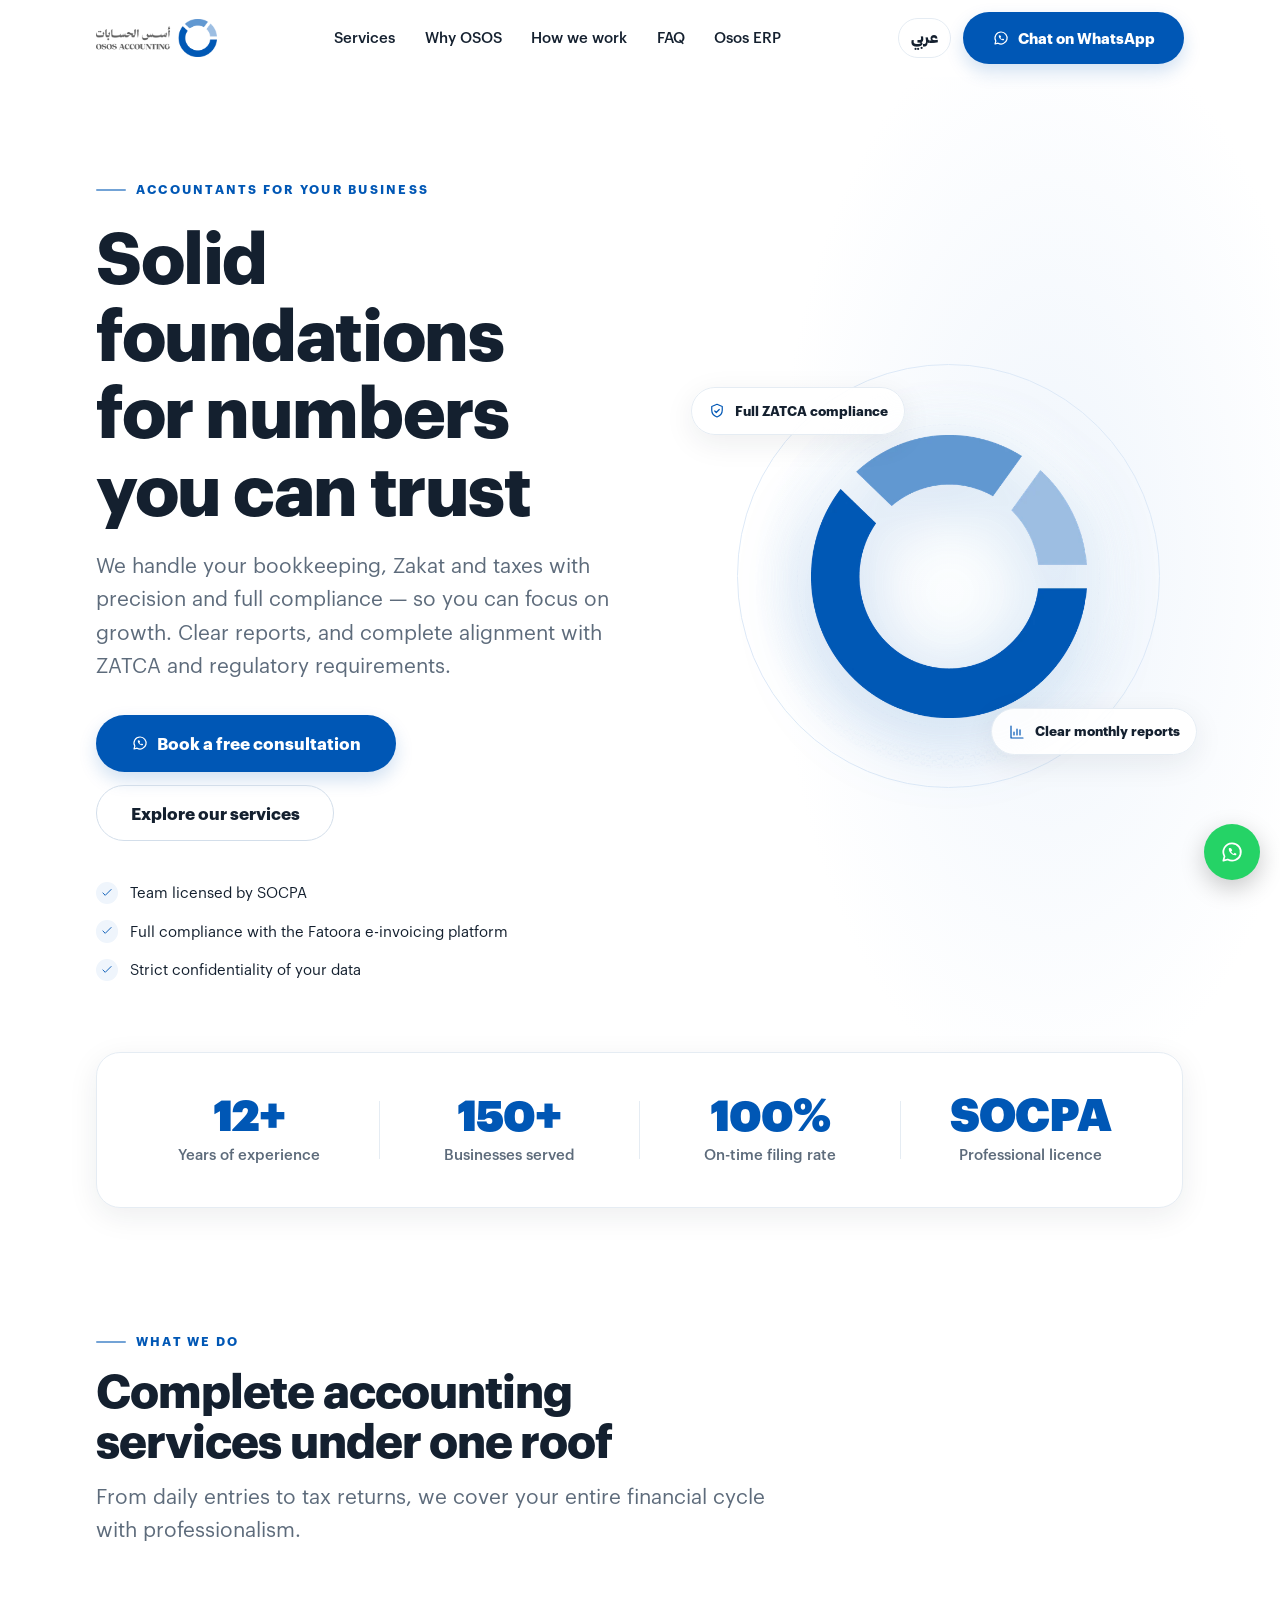
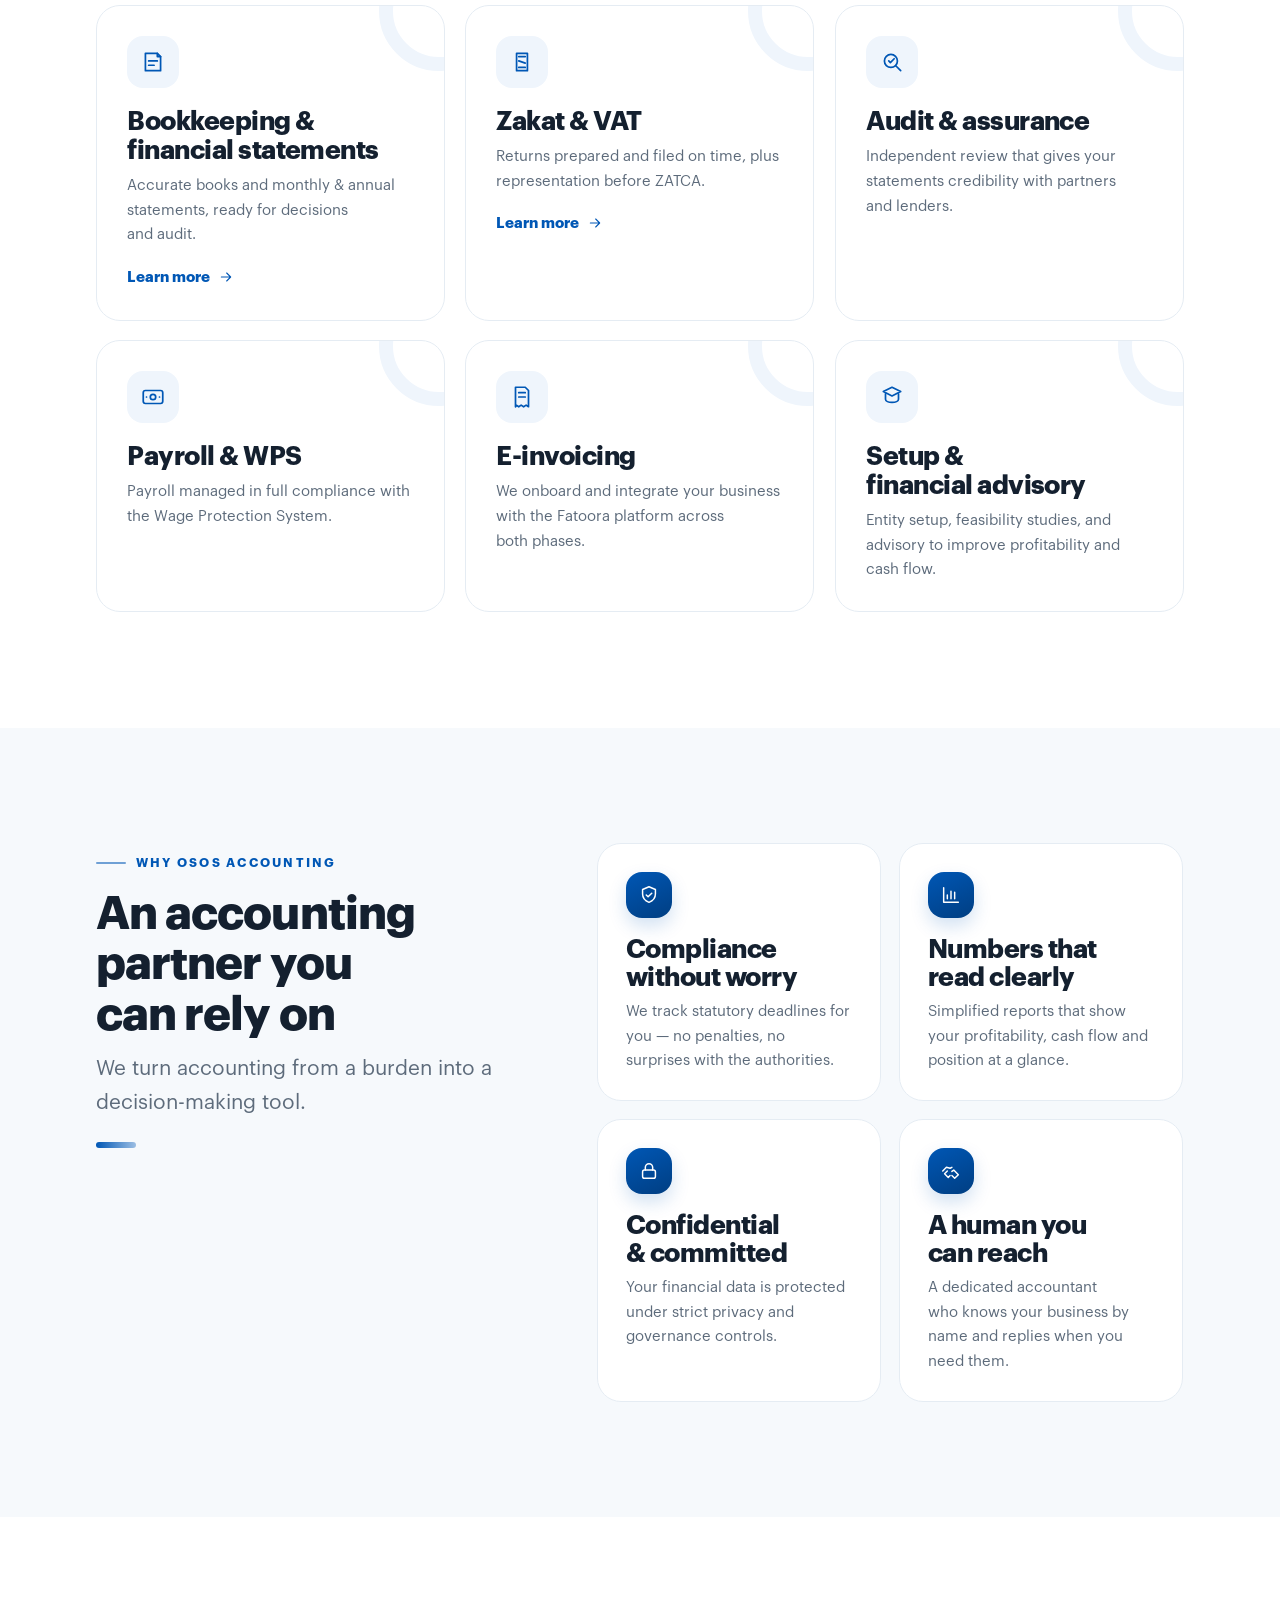
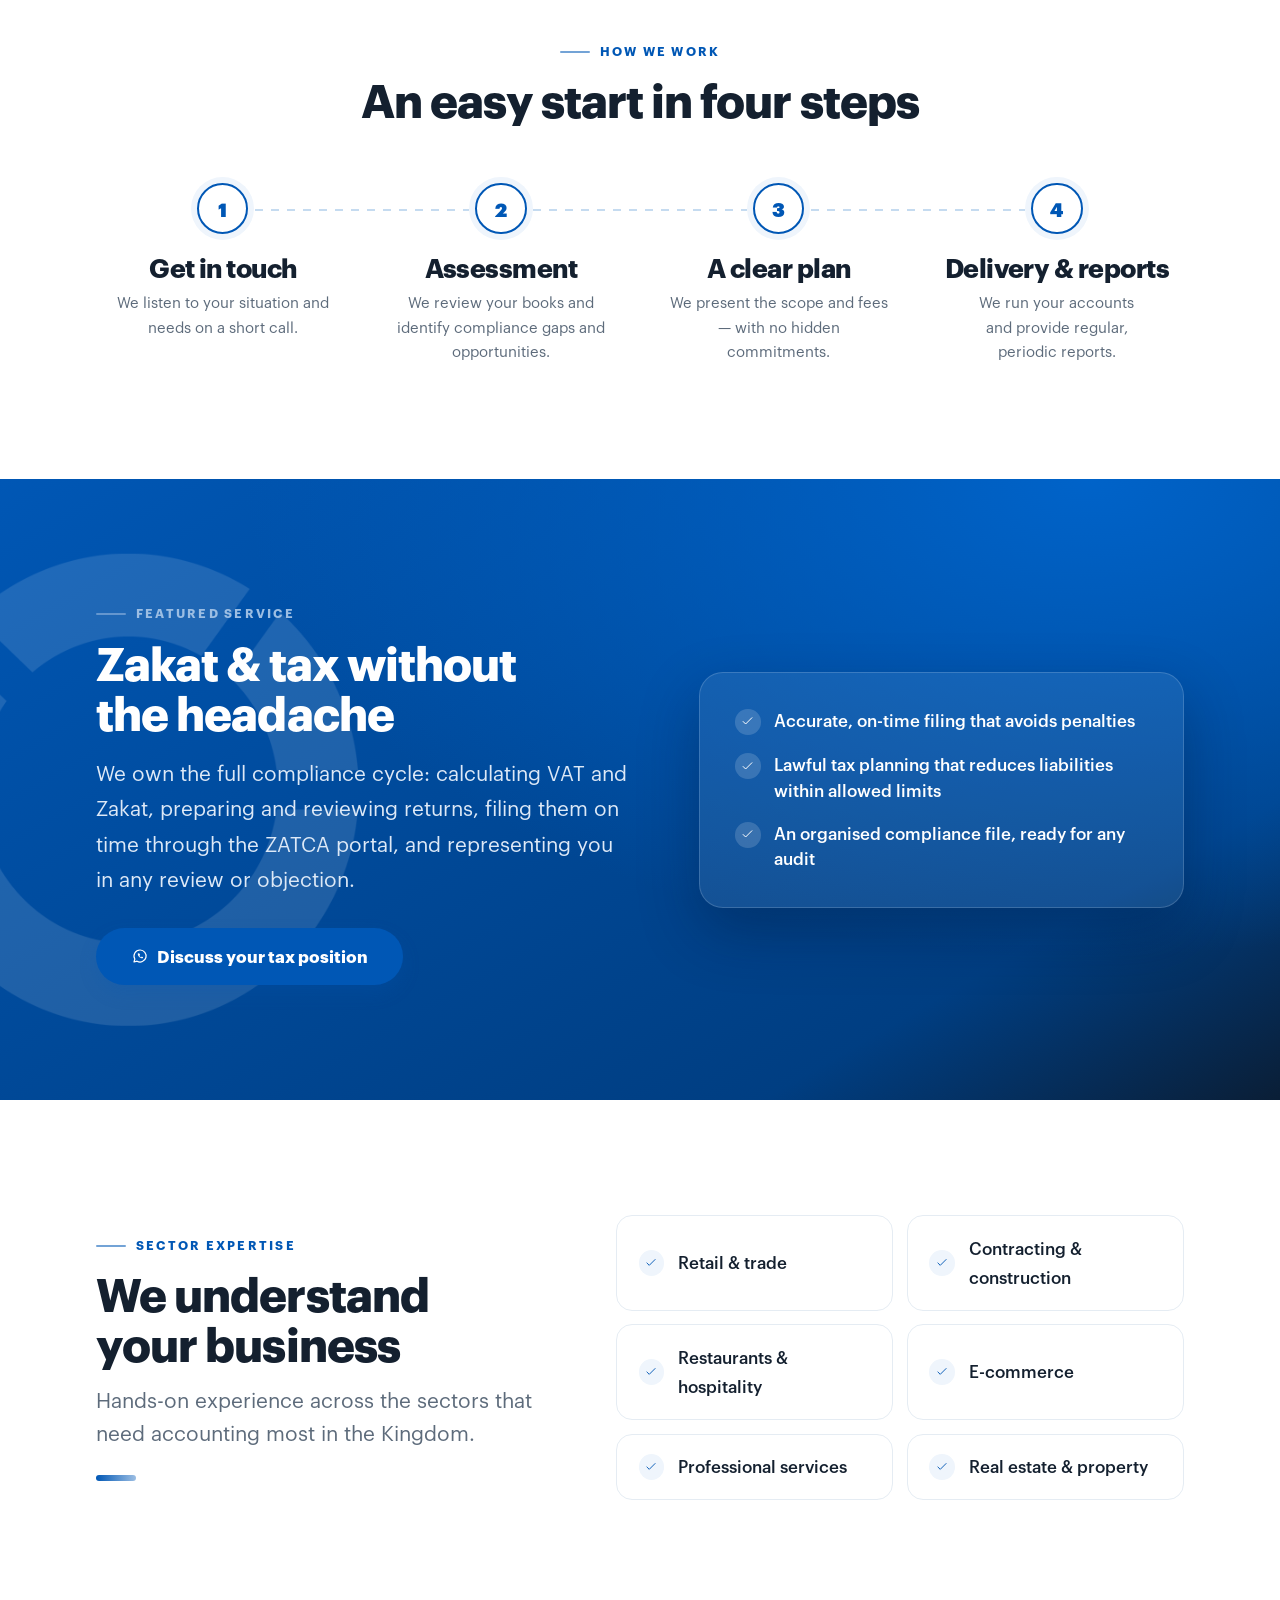
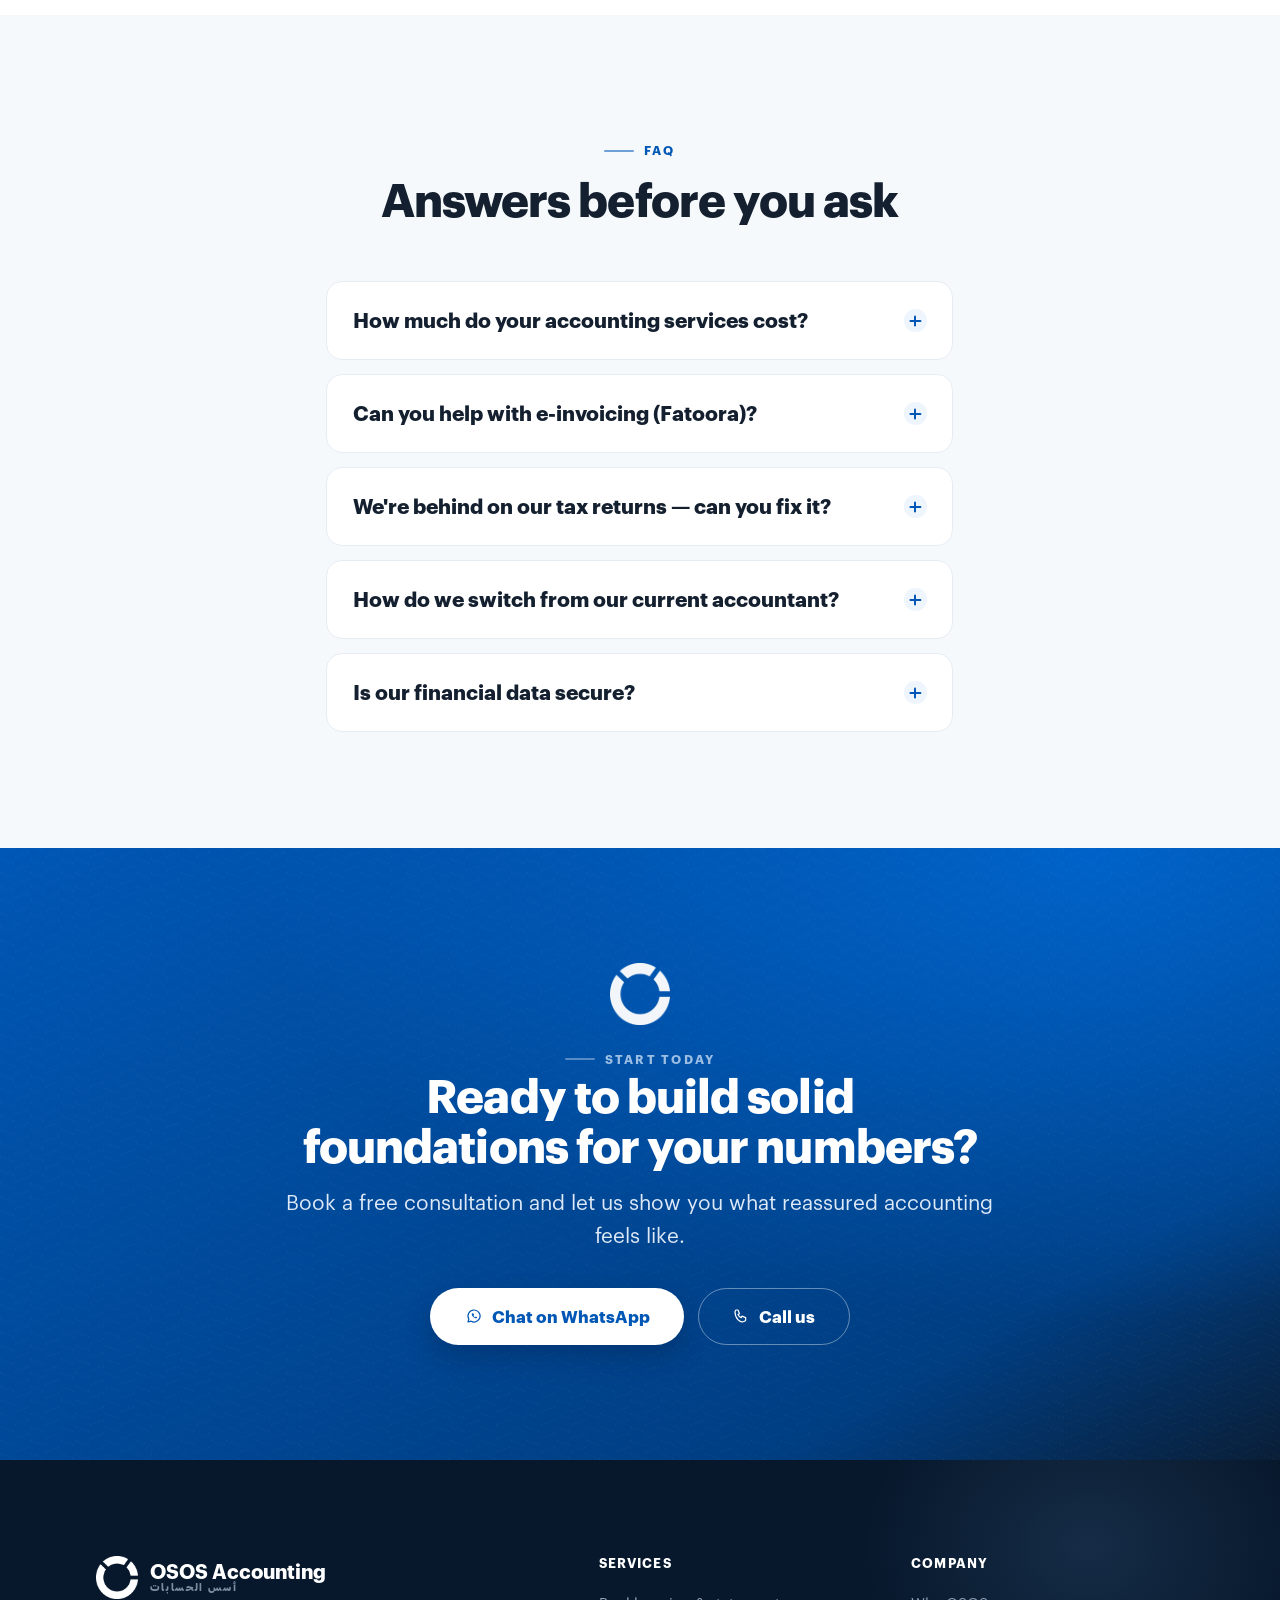
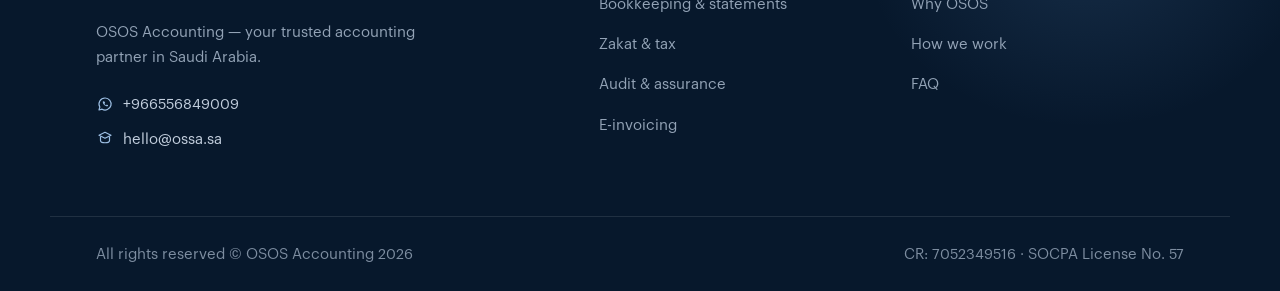
<file: en/index.html>
<!DOCTYPE html><html lang="en" dir="ltr" data-astro-cid-5hce7sga> <head><meta charset="utf-8"><meta name="viewport" content="width=device-width, initial-scale=1"><title>OSOS Accounting | Trusted Accounting, Zakat &amp; Tax Services in Saudi Arabia</title><meta name="description" content="A licensed accounting firm delivering bookkeeping &amp; financial statements, Zakat &amp; VAT, audit, payroll, and e-invoicing for businesses across the Kingdom. Numbers you can trust."><link rel="canonical" href="https://ossa.sa/en"><link rel="alternate" hreflang="ar" href="https://ossa.sa/"><link rel="alternate" hreflang="en" href="https://ossa.sa/en"><link rel="alternate" hreflang="x-default" href="https://ossa.sa/"><meta name="theme-color" content="#0057B5"><link rel="icon" type="image/png" sizes="32x32" href="/brand/favicon-32.png"><link rel="icon" type="image/png" sizes="256x256" href="/brand/favicon-256.png"><link rel="apple-touch-icon" href="/brand/apple-touch-icon.png"><!-- Open Graph / Twitter --><meta property="og:type" content="website"><meta property="og:locale" content="en_US"><meta property="og:title" content="OSOS Accounting | Trusted Accounting, Zakat &amp; Tax Services in Saudi Arabia"><meta property="og:description" content="A licensed accounting firm delivering bookkeeping &amp; financial statements, Zakat &amp; VAT, audit, payroll, and e-invoicing for businesses across the Kingdom. Numbers you can trust."><meta property="og:url" content="https://ossa.sa/en"><meta property="og:image" content="https://ossa.sa/brand/og-image.png"><meta property="og:image:width" content="1200"><meta property="og:image:height" content="630"><meta name="twitter:card" content="summary_large_image"><meta name="twitter:title" content="OSOS Accounting | Trusted Accounting, Zakat &amp; Tax Services in Saudi Arabia"><meta name="twitter:description" content="A licensed accounting firm delivering bookkeeping &amp; financial statements, Zakat &amp; VAT, audit, payroll, and e-invoicing for businesses across the Kingdom. Numbers you can trust."><meta name="twitter:image" content="https://ossa.sa/brand/og-image.png"><link rel="preload" href="/fonts/thamaniah-serif-700.woff2" as="font" type="font/woff2" crossorigin><link rel="preload" href="/fonts/thamaniah-sans-400.woff2" as="font" type="font/woff2" crossorigin><script type="application/ld+json">{"@context":"https://schema.org","@graph":[{"@type":"AccountingService","@id":"https://ossa.sa/#organization","name":"OSOS Accounting","description":"A licensed accounting firm delivering bookkeeping & financial statements, Zakat & VAT, audit, payroll, and e-invoicing for businesses across the Kingdom. Numbers you can trust.","url":"https://ossa.sa","image":"https://ossa.sa/brand/og-image.png","areaServed":"SA","address":{"@type":"PostalAddress","addressLocality":"الرياض","addressRegion":"Riyadh","addressCountry":"SA"},"telephone":"+966556849009","email":"hello@ossa.sa"},{"@type":"FAQPage","mainEntity":[{"@type":"Question","name":"How much do your accounting services cost?","acceptedAnswer":{"@type":"Answer","text":"Fees depend on your size, monthly transaction volume and scope. After a free consultation we give you a clear, fixed quote — with no hidden charges."}},{"@type":"Question","name":"Can you help with e-invoicing (Fatoora)?","acceptedAnswer":{"@type":"Answer","text":"Yes. We onboard and integrate your business with the Fatoora platform across both phases and ensure your invoices meet ZATCA requirements."}},{"@type":"Question","name":"We're behind on our tax returns — can you fix it?","acceptedAnswer":{"@type":"Answer","text":"Absolutely. We review your position, resolve the backlog, and organise your file with ZATCA to bring you back into compliance quickly."}},{"@type":"Question","name":"How do we switch from our current accountant?","acceptedAnswer":{"@type":"Answer","text":"The move is smooth: we receive your data and books, reconcile opening balances, and continue without any gap in your reporting."}},{"@type":"Question","name":"Is our financial data secure?","acceptedAnswer":{"@type":"Answer","text":"Yes. We follow strict confidentiality and limited-access controls, and your data is never shared with any third party."}}]}]}</script><link rel="stylesheet" href="/_astro/panel.DC8Vx3Kf.css"></head> <body data-astro-cid-5hce7sga> <a href="#main" class="skip-link" data-astro-cid-5hce7sga>Skip to content</a> <header class="site-header" data-header data-astro-cid-ctg3m53h> <div class="container site-header__inner" data-astro-cid-ctg3m53h> <a href="/en" class="brand" aria-label="OSOS Accounting" data-astro-cid-ctg3m53h> <img src="/brand/logo-horizontal.webp" alt="OSOS Accounting" width="190" height="60" class="brand__logo" data-astro-cid-ctg3m53h> </a> <nav class="nav" aria-label="Main navigation" data-astro-cid-ctg3m53h> <a href="#services" class="nav__link" data-cp="nav.0.label" data-astro-cid-ctg3m53h>Services</a><a href="#why" class="nav__link" data-cp="nav.1.label" data-astro-cid-ctg3m53h>Why OSOS</a><a href="#process" class="nav__link" data-cp="nav.2.label" data-astro-cid-ctg3m53h>How we work</a><a href="#faq" class="nav__link" data-cp="nav.3.label" data-astro-cid-ctg3m53h>FAQ</a><a href="https://erp.ossa.sa" class="nav__link" data-cp="nav.4.label" data-astro-cid-ctg3m53h>Osos ERP</a> </nav> <div class="site-header__actions" data-astro-cid-ctg3m53h> <a class="lang" href="/" hreflang="ar" aria-label="التبديل إلى العربية" data-astro-cid-bvxdwma5>عربي</a> <span class="site-header__cta" data-astro-cid-ctg3m53h><a href="https://wa.me/966556849009?text=Hello%2C%20I'd%20like%20to%20ask%20about%20your%20accounting%20services." class="btn btn--primary" target="_blank" rel="noopener"> <svg width="18" height="18" viewBox="0 0 24 24" fill="none" stroke="currentColor" stroke-width="1.6" stroke-linecap="round" stroke-linejoin="round" aria-hidden="true"><path d="M12 4a8 8 0 0 0-6.9 12L4 20l4.1-1.1A8 8 0 1 0 12 4z"/><path d="M9 9c0 3 3 6 6 6 .8 0 1.3-.8 1-1.5l-1.5-.7-1 1c-1-.4-1.9-1.3-2.3-2.3l1-1-.7-1.5C10.8 7.7 9 8.2 9 9z" fill="currentColor" stroke="none"/></svg> <span data-cp="header_cta.label">Chat on WhatsApp</span> </a></span> </div> </div> </header> <script type="module">const o=document.querySelector("[data-header]");if(o){const e=()=>o.classList.toggle("is-scrolled",window.scrollY>12);e(),window.addEventListener("scroll",e,{passive:!0})}</script> <main id="main" data-astro-cid-5hce7sga>  <section class="hero" data-cp-section="sections.0" data-astro-cid-anhloy43> <span class="hero__glow" aria-hidden="true" data-astro-cid-anhloy43></span> <div class="container hero__grid" data-astro-cid-anhloy43> <div class="hero__copy" data-astro-cid-anhloy43> <span class="eyebrow" data-reveal data-cp="sections.0.eyebrow" data-astro-cid-anhloy43>Accountants for your business</span> <h1 class="hero__title" data-reveal data-reveal-delay="1" data-cp="sections.0.headline" data-astro-cid-anhloy43>Solid foundations for numbers you can trust</h1> <p class="hero__subhead" data-reveal data-reveal-delay="2" data-cp="sections.0.subhead" data-astro-cid-anhloy43>We handle your bookkeeping, Zakat and taxes with precision and full compliance — so you can focus on growth. Clear reports, and complete alignment with ZATCA and regulatory requirements.</p> <div class="hero__actions" data-reveal data-reveal-delay="3" data-astro-cid-anhloy43> <a href="https://wa.me/966556849009?text=Hello%2C%20I'd%20like%20to%20book%20a%20free%20accounting%20consultation." class="btn btn--primary btn--lg" target="_blank" rel="noopener"> <svg width="18" height="18" viewBox="0 0 24 24" fill="none" stroke="currentColor" stroke-width="1.6" stroke-linecap="round" stroke-linejoin="round" aria-hidden="true"><path d="M12 4a8 8 0 0 0-6.9 12L4 20l4.1-1.1A8 8 0 1 0 12 4z"/><path d="M9 9c0 3 3 6 6 6 .8 0 1.3-.8 1-1.5l-1.5-.7-1 1c-1-.4-1.9-1.3-2.3-2.3l1-1-.7-1.5C10.8 7.7 9 8.2 9 9z" fill="currentColor" stroke="none"/></svg> <span data-cp="sections.0.primary_cta.label">Book a free consultation</span> </a> <a href="#services" class="btn btn--ghost btn--lg">  <span data-cp="sections.0.secondary_cta.label">Explore our services</span> </a> </div> <ul class="hero__highlights" data-reveal data-reveal-delay="3" data-cp-list="sections.0.highlights" data-astro-cid-anhloy43> <li data-cp-item="sections.0.highlights.0" data-astro-cid-anhloy43> <span class="hero__check" data-astro-cid-anhloy43> <svg width="14" height="14" viewBox="0 0 24 24" fill="none" stroke="currentColor" stroke-width="1.6" stroke-linecap="round" stroke-linejoin="round" aria-hidden="true"><path d="M5 12l4 4 10-10"/></svg> </span> <span data-cp="sections.0.highlights.0" data-astro-cid-anhloy43>Team licensed by SOCPA</span> </li><li data-cp-item="sections.0.highlights.1" data-astro-cid-anhloy43> <span class="hero__check" data-astro-cid-anhloy43> <svg width="14" height="14" viewBox="0 0 24 24" fill="none" stroke="currentColor" stroke-width="1.6" stroke-linecap="round" stroke-linejoin="round" aria-hidden="true"><path d="M5 12l4 4 10-10"/></svg> </span> <span data-cp="sections.0.highlights.1" data-astro-cid-anhloy43>Full compliance with the Fatoora e-invoicing platform</span> </li><li data-cp-item="sections.0.highlights.2" data-astro-cid-anhloy43> <span class="hero__check" data-astro-cid-anhloy43> <svg width="14" height="14" viewBox="0 0 24 24" fill="none" stroke="currentColor" stroke-width="1.6" stroke-linecap="round" stroke-linejoin="round" aria-hidden="true"><path d="M5 12l4 4 10-10"/></svg> </span> <span data-cp="sections.0.highlights.2" data-astro-cid-anhloy43>Strict confidentiality of your data</span> </li> </ul> </div> <div class="hero__visual" data-reveal aria-hidden="true" data-astro-cid-anhloy43> <div class="hero__stage" data-astro-cid-anhloy43> <span class="hero__ring hero__ring--1" data-astro-cid-anhloy43></span> <span class="hero__ring hero__ring--2" data-astro-cid-anhloy43></span> <span class="hero__pattern" data-astro-cid-anhloy43></span> <span class="hero__mark" data-astro-cid-anhloy43> <img src="/brand/mark.webp" alt="" width="512" height="525" loading="eager" data-astro-cid-anhloy43> </span> <span class="hero__chip hero__chip--a" data-astro-cid-anhloy43> <svg width="18" height="18" viewBox="0 0 24 24" fill="none" stroke="currentColor" stroke-width="1.6" stroke-linecap="round" stroke-linejoin="round" aria-hidden="true"><path d="M12 3l7 3v5c0 4.5-3 7.5-7 9-4-1.5-7-4.5-7-9V6z"/><path d="M9 12l2 2 4-4"/></svg> <span data-astro-cid-anhloy43>Full ZATCA compliance</span> </span> <span class="hero__chip hero__chip--b" data-astro-cid-anhloy43> <svg width="18" height="18" viewBox="0 0 24 24" fill="none" stroke="currentColor" stroke-width="1.6" stroke-linecap="round" stroke-linejoin="round" aria-hidden="true"><path d="M4 20V4M4 20h16"/><path d="M8 16v-4M12 16V8M16 16v-7"/></svg> <span data-astro-cid-anhloy43>Clear monthly reports</span> </span> </div> </div> </div> </section> <script type="module">const r=document.querySelector(".hero__mark img");if(r){let e=!1;const t=()=>{r.style.setProperty("--ring-rot",window.scrollY*.12+"deg"),e=!1};window.addEventListener("scroll",()=>{e||(e=!0,requestAnimationFrame(t))},{passive:!0}),t()}</script><section class="trust" data-cp-section="sections.1" data-astro-cid-4fq3dkzl> <div class="container" data-astro-cid-4fq3dkzl> <ul class="trust__row" data-reveal data-astro-cid-4fq3dkzl> <li class="trust__item" data-cp-item="sections.1.items.0" data-astro-cid-4fq3dkzl> <span class="trust__value" data-cp="sections.1.items.0.value" data-astro-cid-4fq3dkzl>12+</span> <span class="trust__label" data-cp="sections.1.items.0.label" data-astro-cid-4fq3dkzl>Years of experience</span> </li><li class="trust__item" data-cp-item="sections.1.items.1" data-astro-cid-4fq3dkzl> <span class="trust__value" data-cp="sections.1.items.1.value" data-astro-cid-4fq3dkzl>150+</span> <span class="trust__label" data-cp="sections.1.items.1.label" data-astro-cid-4fq3dkzl>Businesses served</span> </li><li class="trust__item" data-cp-item="sections.1.items.2" data-astro-cid-4fq3dkzl> <span class="trust__value" data-cp="sections.1.items.2.value" data-astro-cid-4fq3dkzl>100%</span> <span class="trust__label" data-cp="sections.1.items.2.label" data-astro-cid-4fq3dkzl>On-time filing rate</span> </li><li class="trust__item" data-cp-item="sections.1.items.3" data-astro-cid-4fq3dkzl> <span class="trust__value" data-cp="sections.1.items.3.value" data-astro-cid-4fq3dkzl>SOCPA</span> <span class="trust__label" data-cp="sections.1.items.3.label" data-astro-cid-4fq3dkzl>Professional licence</span> </li> </ul> </div> </section><section class="section" id="services" data-cp-section="sections.2" data-astro-cid-bp4bfslc> <div class="container" data-astro-cid-bp4bfslc> <header class="section-head" data-reveal data-astro-cid-bp4bfslc> <span class="eyebrow" data-cp="sections.2.eyebrow" data-astro-cid-bp4bfslc>What we do</span> <h2 class="section-head__title" data-cp="sections.2.title" data-astro-cid-bp4bfslc>Complete accounting services under one roof</h2> <p class="section-head__lede" data-cp="sections.2.lede" data-astro-cid-bp4bfslc>From daily entries to tax returns, we cover your entire financial cycle with professionalism.</p> </header> <div class="svc__grid" data-astro-cid-bp4bfslc> <a href="#detail-accounting" data-reveal="true" data-reveal-delay="1" data-cp-item="sections.2.items.0" data-astro-cid-bp4bfslc="true" class="card svc card--hover"> <span class="svc__icon" data-astro-cid-bp4bfslc> <svg width="26" height="26" viewBox="0 0 24 24" fill="none" stroke="currentColor" stroke-width="1.6" stroke-linecap="round" stroke-linejoin="round" aria-hidden="true"><path d="M5 4h11l3 3v13H5z"/><path d="M16 4v3h3"/><path d="M8 11h8M8 15h5"/></svg> </span> <h3 class="svc__title" data-cp="sections.2.items.0.title" data-astro-cid-bp4bfslc>Bookkeeping &amp; financial statements</h3> <p class="svc__body" data-cp="sections.2.items.0.body" data-astro-cid-bp4bfslc>Accurate books and monthly &amp; annual statements, ready for decisions and audit.</p> <span class="arrow-link svc__more" data-astro-cid-bp4bfslc> Learn more <svg width="16" height="16" viewBox="0 0 24 24" fill="none" stroke="currentColor" stroke-width="1.6" stroke-linecap="round" stroke-linejoin="round" aria-hidden="true"><path d="M5 12h14M13 6l6 6-6 6"/></svg> </span></a><a href="#detail-tax" data-reveal="true" data-reveal-delay="2" data-cp-item="sections.2.items.1" data-astro-cid-bp4bfslc="true" class="card svc card--hover"> <span class="svc__icon" data-astro-cid-bp4bfslc> <svg width="26" height="26" viewBox="0 0 24 24" fill="none" stroke="currentColor" stroke-width="1.6" stroke-linecap="round" stroke-linejoin="round" aria-hidden="true"><path d="M9 7h6M9 17h6"/><path d="M7 4h10v16H7z"/><path d="M9 11l6 2"/></svg> </span> <h3 class="svc__title" data-cp="sections.2.items.1.title" data-astro-cid-bp4bfslc>Zakat &amp; VAT</h3> <p class="svc__body" data-cp="sections.2.items.1.body" data-astro-cid-bp4bfslc>Returns prepared and filed on time, plus representation before ZATCA.</p> <span class="arrow-link svc__more" data-astro-cid-bp4bfslc> Learn more <svg width="16" height="16" viewBox="0 0 24 24" fill="none" stroke="currentColor" stroke-width="1.6" stroke-linecap="round" stroke-linejoin="round" aria-hidden="true"><path d="M5 12h14M13 6l6 6-6 6"/></svg> </span></a><div data-reveal="true" data-reveal-delay="3" data-cp-item="sections.2.items.2" data-astro-cid-bp4bfslc="true" class="card svc"> <span class="svc__icon" data-astro-cid-bp4bfslc> <svg width="26" height="26" viewBox="0 0 24 24" fill="none" stroke="currentColor" stroke-width="1.6" stroke-linecap="round" stroke-linejoin="round" aria-hidden="true"><circle cx="11" cy="11" r="6"/><path d="M20 20l-4.3-4.3"/><path d="M9 11l1.5 1.5L14 9"/></svg> </span> <h3 class="svc__title" data-cp="sections.2.items.2.title" data-astro-cid-bp4bfslc>Audit &amp; assurance</h3> <p class="svc__body" data-cp="sections.2.items.2.body" data-astro-cid-bp4bfslc>Independent review that gives your statements credibility with partners and lenders.</p> </div><div data-reveal="true" data-reveal-delay="1" data-cp-item="sections.2.items.3" data-astro-cid-bp4bfslc="true" class="card svc"> <span class="svc__icon" data-astro-cid-bp4bfslc> <svg width="26" height="26" viewBox="0 0 24 24" fill="none" stroke="currentColor" stroke-width="1.6" stroke-linecap="round" stroke-linejoin="round" aria-hidden="true"><rect x="3" y="6" width="18" height="12" rx="2"/><circle cx="12" cy="12" r="2.5"/><path d="M6 12h.01M18 12h.01"/></svg> </span> <h3 class="svc__title" data-cp="sections.2.items.3.title" data-astro-cid-bp4bfslc>Payroll &amp; WPS</h3> <p class="svc__body" data-cp="sections.2.items.3.body" data-astro-cid-bp4bfslc>Payroll managed in full compliance with the Wage Protection System.</p> </div><div data-reveal="true" data-reveal-delay="2" data-cp-item="sections.2.items.4" data-astro-cid-bp4bfslc="true" class="card svc"> <span class="svc__icon" data-astro-cid-bp4bfslc> <svg width="26" height="26" viewBox="0 0 24 24" fill="none" stroke="currentColor" stroke-width="1.6" stroke-linecap="round" stroke-linejoin="round" aria-hidden="true"><path d="M6 3h9l3 3v15l-2.2-1.5L13.5 21l-2.3-1.5L9 21l-2.2-1.5L6 21z"/><path d="M9 8h6M9 12h6"/></svg> </span> <h3 class="svc__title" data-cp="sections.2.items.4.title" data-astro-cid-bp4bfslc>E-invoicing</h3> <p class="svc__body" data-cp="sections.2.items.4.body" data-astro-cid-bp4bfslc>We onboard and integrate your business with the Fatoora platform across both phases.</p> </div><div data-reveal="true" data-reveal-delay="3" data-cp-item="sections.2.items.5" data-astro-cid-bp4bfslc="true" class="card svc"> <span class="svc__icon" data-astro-cid-bp4bfslc> <svg width="26" height="26" viewBox="0 0 24 24" fill="none" stroke="currentColor" stroke-width="1.6" stroke-linecap="round" stroke-linejoin="round" aria-hidden="true"><path d="M12 3l8 4-8 4-8-4 8-4z"/><path d="M6 9v5c0 1.7 2.7 3 6 3s6-1.3 6-3V9"/></svg> </span> <h3 class="svc__title" data-cp="sections.2.items.5.title" data-astro-cid-bp4bfslc>Setup &amp; financial advisory</h3> <p class="svc__body" data-cp="sections.2.items.5.body" data-astro-cid-bp4bfslc>Entity setup, feasibility studies, and advisory to improve profitability and cash flow.</p> </div> </div> </div> </section><section class="section section--tint why" id="why" data-cp-section="sections.3" data-astro-cid-w3z23hby> <div class="container why__layout" data-astro-cid-w3z23hby> <header class="section-head why__head" data-reveal data-astro-cid-w3z23hby> <span class="eyebrow" data-cp="sections.3.eyebrow" data-astro-cid-w3z23hby>Why OSOS Accounting</span> <h2 class="section-head__title" data-cp="sections.3.title" data-astro-cid-w3z23hby>An accounting partner you can rely on</h2> <p class="section-head__lede" data-cp="sections.3.lede" data-astro-cid-w3z23hby>We turn accounting from a burden into a decision-making tool.</p> <span class="arc-accent why__accent" aria-hidden="true" data-astro-cid-w3z23hby></span> </header> <div class="why__grid" data-astro-cid-w3z23hby> <article class="why-card" data-reveal data-reveal-delay="1" data-cp-item="sections.3.items.0" data-astro-cid-w3z23hby> <span class="why-card__icon" data-astro-cid-w3z23hby> <svg width="22" height="22" viewBox="0 0 24 24" fill="none" stroke="currentColor" stroke-width="1.6" stroke-linecap="round" stroke-linejoin="round" aria-hidden="true"><path d="M12 3l7 3v5c0 4.5-3 7.5-7 9-4-1.5-7-4.5-7-9V6z"/><path d="M9 12l2 2 4-4"/></svg> </span> <h3 class="why-card__title" data-cp="sections.3.items.0.title" data-astro-cid-w3z23hby>Compliance without worry</h3> <p class="why-card__body" data-cp="sections.3.items.0.body" data-astro-cid-w3z23hby>We track statutory deadlines for you — no penalties, no surprises with the authorities.</p> </article><article class="why-card" data-reveal data-reveal-delay="2" data-cp-item="sections.3.items.1" data-astro-cid-w3z23hby> <span class="why-card__icon" data-astro-cid-w3z23hby> <svg width="22" height="22" viewBox="0 0 24 24" fill="none" stroke="currentColor" stroke-width="1.6" stroke-linecap="round" stroke-linejoin="round" aria-hidden="true"><path d="M4 20V4M4 20h16"/><path d="M8 16v-4M12 16V8M16 16v-7"/></svg> </span> <h3 class="why-card__title" data-cp="sections.3.items.1.title" data-astro-cid-w3z23hby>Numbers that read clearly</h3> <p class="why-card__body" data-cp="sections.3.items.1.body" data-astro-cid-w3z23hby>Simplified reports that show your profitability, cash flow and position at a glance.</p> </article><article class="why-card" data-reveal data-reveal-delay="1" data-cp-item="sections.3.items.2" data-astro-cid-w3z23hby> <span class="why-card__icon" data-astro-cid-w3z23hby> <svg width="22" height="22" viewBox="0 0 24 24" fill="none" stroke="currentColor" stroke-width="1.6" stroke-linecap="round" stroke-linejoin="round" aria-hidden="true"><rect x="5" y="11" width="14" height="9" rx="2"/><path d="M8 11V8a4 4 0 0 1 8 0v3"/></svg> </span> <h3 class="why-card__title" data-cp="sections.3.items.2.title" data-astro-cid-w3z23hby>Confidential &amp; committed</h3> <p class="why-card__body" data-cp="sections.3.items.2.body" data-astro-cid-w3z23hby>Your financial data is protected under strict privacy and governance controls.</p> </article><article class="why-card" data-reveal data-reveal-delay="2" data-cp-item="sections.3.items.3" data-astro-cid-w3z23hby> <span class="why-card__icon" data-astro-cid-w3z23hby> <svg width="22" height="22" viewBox="0 0 24 24" fill="none" stroke="currentColor" stroke-width="1.6" stroke-linecap="round" stroke-linejoin="round" aria-hidden="true"><path d="M11 17l-2 2-4-4 3-3"/><path d="M13 17l3 3 4-4-5-5-2 1.5"/><path d="M3 12l4-4 4 1 2-1"/></svg> </span> <h3 class="why-card__title" data-cp="sections.3.items.3.title" data-astro-cid-w3z23hby>A human you can reach</h3> <p class="why-card__body" data-cp="sections.3.items.3.body" data-astro-cid-w3z23hby>A dedicated accountant who knows your business by name and replies when you need them.</p> </article> </div> </div> </section><section class="section process" id="process" data-cp-section="sections.4" data-astro-cid-gto3gzpn> <div class="container" data-astro-cid-gto3gzpn> <header class="section-head section-head--center" data-reveal data-astro-cid-gto3gzpn> <span class="eyebrow" data-cp="sections.4.eyebrow" data-astro-cid-gto3gzpn>How we work</span> <h2 class="section-head__title" data-cp="sections.4.title" data-astro-cid-gto3gzpn>An easy start in four steps</h2>  </header> <ol class="process__list" data-astro-cid-gto3gzpn> <li class="step" data-reveal data-reveal-delay="1" data-cp-item="sections.4.steps.0" data-astro-cid-gto3gzpn> <span class="step__node" data-astro-cid-gto3gzpn> <span class="step__num" data-astro-cid-gto3gzpn>1</span> </span> <h3 class="step__title" data-cp="sections.4.steps.0.title" data-astro-cid-gto3gzpn>Get in touch</h3> <p class="step__body" data-cp="sections.4.steps.0.body" data-astro-cid-gto3gzpn>We listen to your situation and needs on a short call.</p> </li><li class="step" data-reveal data-reveal-delay="2" data-cp-item="sections.4.steps.1" data-astro-cid-gto3gzpn> <span class="step__node" data-astro-cid-gto3gzpn> <span class="step__num" data-astro-cid-gto3gzpn>2</span> </span> <h3 class="step__title" data-cp="sections.4.steps.1.title" data-astro-cid-gto3gzpn>Assessment</h3> <p class="step__body" data-cp="sections.4.steps.1.body" data-astro-cid-gto3gzpn>We review your books and identify compliance gaps and opportunities.</p> </li><li class="step" data-reveal data-reveal-delay="3" data-cp-item="sections.4.steps.2" data-astro-cid-gto3gzpn> <span class="step__node" data-astro-cid-gto3gzpn> <span class="step__num" data-astro-cid-gto3gzpn>3</span> </span> <h3 class="step__title" data-cp="sections.4.steps.2.title" data-astro-cid-gto3gzpn>A clear plan</h3> <p class="step__body" data-cp="sections.4.steps.2.body" data-astro-cid-gto3gzpn>We present the scope and fees — with no hidden commitments.</p> </li><li class="step" data-reveal data-reveal-delay="4" data-cp-item="sections.4.steps.3" data-astro-cid-gto3gzpn> <span class="step__node" data-astro-cid-gto3gzpn> <span class="step__num" data-astro-cid-gto3gzpn>4</span> </span> <h3 class="step__title" data-cp="sections.4.steps.3.title" data-astro-cid-gto3gzpn>Delivery &amp; reports</h3> <p class="step__body" data-cp="sections.4.steps.3.body" data-astro-cid-gto3gzpn>We run your accounts and provide regular, periodic reports.</p> </li> </ol> </div> </section><section class="section section--blue detail" id="detail-tax" data-cp-section="sections.5" data-astro-cid-b7ib53vj> <span class="detail__decor" aria-hidden="true" data-astro-cid-b7ib53vj> <img src="/brand/mark.webp" alt="" width="512" height="525" data-astro-cid-b7ib53vj> </span> <div class="container detail__grid" data-astro-cid-b7ib53vj> <div class="detail__copy" data-reveal data-astro-cid-b7ib53vj> <span class="eyebrow" data-cp="sections.5.eyebrow" data-astro-cid-b7ib53vj>Featured service</span> <h2 class="detail__title" data-cp="sections.5.title" data-astro-cid-b7ib53vj>Zakat &amp; tax without the headache</h2> <p class="detail__body" data-cp="sections.5.body" data-astro-cid-b7ib53vj>We own the full compliance cycle: calculating VAT and Zakat, preparing and reviewing returns, filing them on time through the ZATCA portal, and representing you in any review or objection.</p> <div class="detail__cta" data-astro-cid-b7ib53vj><a href="https://wa.me/966556849009?text=I%20have%20a%20question%20about%20Zakat%20and%20VAT." class="btn btn--primary btn--lg" target="_blank" rel="noopener"> <svg width="18" height="18" viewBox="0 0 24 24" fill="none" stroke="currentColor" stroke-width="1.6" stroke-linecap="round" stroke-linejoin="round" aria-hidden="true"><path d="M12 4a8 8 0 0 0-6.9 12L4 20l4.1-1.1A8 8 0 1 0 12 4z"/><path d="M9 9c0 3 3 6 6 6 .8 0 1.3-.8 1-1.5l-1.5-.7-1 1c-1-.4-1.9-1.3-2.3-2.3l1-1-.7-1.5C10.8 7.7 9 8.2 9 9z" fill="currentColor" stroke="none"/></svg> <span data-cp="sections.5.cta.label">Discuss your tax position</span> </a></div> </div> <ul class="detail__outcomes" data-reveal data-reveal-delay="1" data-cp-list="sections.5.outcomes" data-astro-cid-b7ib53vj> <li data-cp-item="sections.5.outcomes.0" data-astro-cid-b7ib53vj> <span class="detail__check" data-astro-cid-b7ib53vj> <svg width="15" height="15" viewBox="0 0 24 24" fill="none" stroke="currentColor" stroke-width="1.6" stroke-linecap="round" stroke-linejoin="round" aria-hidden="true"><path d="M5 12l4 4 10-10"/></svg> </span> <span data-cp="sections.5.outcomes.0" data-astro-cid-b7ib53vj>Accurate, on-time filing that avoids penalties</span> </li><li data-cp-item="sections.5.outcomes.1" data-astro-cid-b7ib53vj> <span class="detail__check" data-astro-cid-b7ib53vj> <svg width="15" height="15" viewBox="0 0 24 24" fill="none" stroke="currentColor" stroke-width="1.6" stroke-linecap="round" stroke-linejoin="round" aria-hidden="true"><path d="M5 12l4 4 10-10"/></svg> </span> <span data-cp="sections.5.outcomes.1" data-astro-cid-b7ib53vj>Lawful tax planning that reduces liabilities within allowed limits</span> </li><li data-cp-item="sections.5.outcomes.2" data-astro-cid-b7ib53vj> <span class="detail__check" data-astro-cid-b7ib53vj> <svg width="15" height="15" viewBox="0 0 24 24" fill="none" stroke="currentColor" stroke-width="1.6" stroke-linecap="round" stroke-linejoin="round" aria-hidden="true"><path d="M5 12l4 4 10-10"/></svg> </span> <span data-cp="sections.5.outcomes.2" data-astro-cid-b7ib53vj>An organised compliance file, ready for any audit</span> </li> </ul> </div> </section><section class="section ind" id="industries" data-cp-section="sections.6" data-astro-cid-nmcm7ml6> <div class="container ind__grid" data-astro-cid-nmcm7ml6> <header class="section-head ind__head" data-reveal data-astro-cid-nmcm7ml6> <span class="eyebrow" data-cp="sections.6.eyebrow" data-astro-cid-nmcm7ml6>Sector expertise</span> <h2 class="section-head__title" data-cp="sections.6.title" data-astro-cid-nmcm7ml6>We understand your business</h2> <p class="section-head__lede" data-cp="sections.6.lede" data-astro-cid-nmcm7ml6>Hands-on experience across the sectors that need accounting most in the Kingdom.</p> <span class="arc-accent ind__accent" aria-hidden="true" data-astro-cid-nmcm7ml6></span> </header> <ul class="ind__list" data-reveal data-reveal-delay="1" data-astro-cid-nmcm7ml6> <li class="ind__item" data-cp-item="sections.6.items.0" data-astro-cid-nmcm7ml6> <span class="ind__bullet" data-astro-cid-nmcm7ml6> <svg width="14" height="14" viewBox="0 0 24 24" fill="none" stroke="currentColor" stroke-width="1.6" stroke-linecap="round" stroke-linejoin="round" aria-hidden="true"><path d="M5 12l4 4 10-10"/></svg> </span> <span data-cp="sections.6.items.0" data-astro-cid-nmcm7ml6>Retail &amp; trade</span> </li><li class="ind__item" data-cp-item="sections.6.items.1" data-astro-cid-nmcm7ml6> <span class="ind__bullet" data-astro-cid-nmcm7ml6> <svg width="14" height="14" viewBox="0 0 24 24" fill="none" stroke="currentColor" stroke-width="1.6" stroke-linecap="round" stroke-linejoin="round" aria-hidden="true"><path d="M5 12l4 4 10-10"/></svg> </span> <span data-cp="sections.6.items.1" data-astro-cid-nmcm7ml6>Contracting &amp; construction</span> </li><li class="ind__item" data-cp-item="sections.6.items.2" data-astro-cid-nmcm7ml6> <span class="ind__bullet" data-astro-cid-nmcm7ml6> <svg width="14" height="14" viewBox="0 0 24 24" fill="none" stroke="currentColor" stroke-width="1.6" stroke-linecap="round" stroke-linejoin="round" aria-hidden="true"><path d="M5 12l4 4 10-10"/></svg> </span> <span data-cp="sections.6.items.2" data-astro-cid-nmcm7ml6>Restaurants &amp; hospitality</span> </li><li class="ind__item" data-cp-item="sections.6.items.3" data-astro-cid-nmcm7ml6> <span class="ind__bullet" data-astro-cid-nmcm7ml6> <svg width="14" height="14" viewBox="0 0 24 24" fill="none" stroke="currentColor" stroke-width="1.6" stroke-linecap="round" stroke-linejoin="round" aria-hidden="true"><path d="M5 12l4 4 10-10"/></svg> </span> <span data-cp="sections.6.items.3" data-astro-cid-nmcm7ml6>E-commerce</span> </li><li class="ind__item" data-cp-item="sections.6.items.4" data-astro-cid-nmcm7ml6> <span class="ind__bullet" data-astro-cid-nmcm7ml6> <svg width="14" height="14" viewBox="0 0 24 24" fill="none" stroke="currentColor" stroke-width="1.6" stroke-linecap="round" stroke-linejoin="round" aria-hidden="true"><path d="M5 12l4 4 10-10"/></svg> </span> <span data-cp="sections.6.items.4" data-astro-cid-nmcm7ml6>Professional services</span> </li><li class="ind__item" data-cp-item="sections.6.items.5" data-astro-cid-nmcm7ml6> <span class="ind__bullet" data-astro-cid-nmcm7ml6> <svg width="14" height="14" viewBox="0 0 24 24" fill="none" stroke="currentColor" stroke-width="1.6" stroke-linecap="round" stroke-linejoin="round" aria-hidden="true"><path d="M5 12l4 4 10-10"/></svg> </span> <span data-cp="sections.6.items.5" data-astro-cid-nmcm7ml6>Real estate &amp; property</span> </li> </ul> </div> </section><section class="section section--tint" id="faq" data-cp-section="sections.8" data-astro-cid-vcytj35z> <div class="container container--narrow" data-astro-cid-vcytj35z> <header class="section-head section-head--center" data-reveal data-astro-cid-vcytj35z> <span class="eyebrow" data-cp="sections.8.eyebrow" data-astro-cid-vcytj35z>FAQ</span> <h2 class="section-head__title" data-cp="sections.8.title" data-astro-cid-vcytj35z>Answers before you ask</h2>  </header> <div class="faq__list" data-astro-cid-vcytj35z> <details class="faq__item" data-reveal data-cp-item="sections.8.faqs.0" data-astro-cid-vcytj35z> <summary class="faq__q" data-astro-cid-vcytj35z> <span data-cp="sections.8.faqs.0.q" data-astro-cid-vcytj35z>How much do your accounting services cost?</span> <span class="faq__icon" aria-hidden="true" data-astro-cid-vcytj35z></span> </summary> <div class="faq__a" data-astro-cid-vcytj35z> <p data-cp="sections.8.faqs.0.a" data-astro-cid-vcytj35z>Fees depend on your size, monthly transaction volume and scope. After a free consultation we give you a clear, fixed quote — with no hidden charges.</p> </div> </details><details class="faq__item" data-reveal data-cp-item="sections.8.faqs.1" data-astro-cid-vcytj35z> <summary class="faq__q" data-astro-cid-vcytj35z> <span data-cp="sections.8.faqs.1.q" data-astro-cid-vcytj35z>Can you help with e-invoicing (Fatoora)?</span> <span class="faq__icon" aria-hidden="true" data-astro-cid-vcytj35z></span> </summary> <div class="faq__a" data-astro-cid-vcytj35z> <p data-cp="sections.8.faqs.1.a" data-astro-cid-vcytj35z>Yes. We onboard and integrate your business with the Fatoora platform across both phases and ensure your invoices meet ZATCA requirements.</p> </div> </details><details class="faq__item" data-reveal data-cp-item="sections.8.faqs.2" data-astro-cid-vcytj35z> <summary class="faq__q" data-astro-cid-vcytj35z> <span data-cp="sections.8.faqs.2.q" data-astro-cid-vcytj35z>We&#39;re behind on our tax returns — can you fix it?</span> <span class="faq__icon" aria-hidden="true" data-astro-cid-vcytj35z></span> </summary> <div class="faq__a" data-astro-cid-vcytj35z> <p data-cp="sections.8.faqs.2.a" data-astro-cid-vcytj35z>Absolutely. We review your position, resolve the backlog, and organise your file with ZATCA to bring you back into compliance quickly.</p> </div> </details><details class="faq__item" data-reveal data-cp-item="sections.8.faqs.3" data-astro-cid-vcytj35z> <summary class="faq__q" data-astro-cid-vcytj35z> <span data-cp="sections.8.faqs.3.q" data-astro-cid-vcytj35z>How do we switch from our current accountant?</span> <span class="faq__icon" aria-hidden="true" data-astro-cid-vcytj35z></span> </summary> <div class="faq__a" data-astro-cid-vcytj35z> <p data-cp="sections.8.faqs.3.a" data-astro-cid-vcytj35z>The move is smooth: we receive your data and books, reconcile opening balances, and continue without any gap in your reporting.</p> </div> </details><details class="faq__item" data-reveal data-cp-item="sections.8.faqs.4" data-astro-cid-vcytj35z> <summary class="faq__q" data-astro-cid-vcytj35z> <span data-cp="sections.8.faqs.4.q" data-astro-cid-vcytj35z>Is our financial data secure?</span> <span class="faq__icon" aria-hidden="true" data-astro-cid-vcytj35z></span> </summary> <div class="faq__a" data-astro-cid-vcytj35z> <p data-cp="sections.8.faqs.4.a" data-astro-cid-vcytj35z>Yes. We follow strict confidentiality and limited-access controls, and your data is never shared with any third party.</p> </div> </details> </div> </div> </section><section class="section section--blue cta-band" id="contact" data-cp-section="sections.9" data-astro-cid-ianifgej> <span class="cta-band__pattern" aria-hidden="true" data-astro-cid-ianifgej></span> <div class="container cta-band__inner" data-reveal data-astro-cid-ianifgej> <img src="/brand/mark.webp" alt="" width="64" height="66" class="cta-band__mark" aria-hidden="true" data-astro-cid-ianifgej> <span class="eyebrow" data-cp="sections.9.eyebrow" data-astro-cid-ianifgej>Start today</span> <h2 class="cta-band__title" data-cp="sections.9.headline" data-astro-cid-ianifgej>Ready to build solid foundations for your numbers?</h2> <p class="cta-band__sub" data-cp="sections.9.subhead" data-astro-cid-ianifgej>Book a free consultation and let us show you what reassured accounting feels like.</p> <div class="cta-band__actions" data-astro-cid-ianifgej> <a href="https://wa.me/966556849009?text=Hello%2C%20I'd%20like%20to%20book%20a%20free%20accounting%20consultation." class="btn btn--on-blue btn--lg" target="_blank" rel="noopener"> <svg width="18" height="18" viewBox="0 0 24 24" fill="none" stroke="currentColor" stroke-width="1.6" stroke-linecap="round" stroke-linejoin="round" aria-hidden="true"><path d="M12 4a8 8 0 0 0-6.9 12L4 20l4.1-1.1A8 8 0 1 0 12 4z"/><path d="M9 9c0 3 3 6 6 6 .8 0 1.3-.8 1-1.5l-1.5-.7-1 1c-1-.4-1.9-1.3-2.3-2.3l1-1-.7-1.5C10.8 7.7 9 8.2 9 9z" fill="currentColor" stroke="none"/></svg> <span data-cp="sections.9.primary_cta.label">Chat on WhatsApp</span> </a> <a href="tel:+966556849009" class="btn btn--ghost btn--lg"> <svg width="18" height="18" viewBox="0 0 24 24" fill="none" stroke="currentColor" stroke-width="1.6" stroke-linecap="round" stroke-linejoin="round" aria-hidden="true"><path d="M5 4h3l2 5-2 1c.8 1.9 2.3 3.4 4.2 4.2l1-2 5 2v3c0 1-.8 1.8-1.8 1.7C11 22 4 15 4 6.8 4 5.8 4.8 5 5 4z"/></svg> <span data-cp="sections.9.secondary_cta.label">Call us</span> </a> </div> </div> </section>  </main> <footer class="footer" data-astro-cid-gcn2mc3v> <div class="container footer__grid" data-astro-cid-gcn2mc3v> <div class="footer__brand" data-astro-cid-gcn2mc3v> <a href="/en" class="footer__lockup" aria-label="OSOS Accounting" data-astro-cid-gcn2mc3v> <img src="/brand/mark.webp" alt="" width="44" height="45" class="footer__mark" aria-hidden="true" data-astro-cid-gcn2mc3v> <span class="footer__words" data-astro-cid-gcn2mc3v> <span class="footer__name" data-astro-cid-gcn2mc3v>OSOS Accounting</span> <span class="footer__sub" data-astro-cid-gcn2mc3v>أسس الحسابات</span> </span> </a> <p class="footer__tagline" data-cp="footer.tagline" data-astro-cid-gcn2mc3v>OSOS Accounting — your trusted accounting partner in Saudi Arabia.</p> <div class="footer__contact" data-astro-cid-gcn2mc3v> <a href="https://wa.me/966556849009" target="_blank" rel="noopener" data-astro-cid-gcn2mc3v> <svg width="18" height="18" viewBox="0 0 24 24" fill="none" stroke="currentColor" stroke-width="1.6" stroke-linecap="round" stroke-linejoin="round" aria-hidden="true"><path d="M12 4a8 8 0 0 0-6.9 12L4 20l4.1-1.1A8 8 0 1 0 12 4z"/><path d="M9 9c0 3 3 6 6 6 .8 0 1.3-.8 1-1.5l-1.5-.7-1 1c-1-.4-1.9-1.3-2.3-2.3l1-1-.7-1.5C10.8 7.7 9 8.2 9 9z" fill="currentColor" stroke="none"/></svg> <span dir="ltr" data-astro-cid-gcn2mc3v>+966556849009</span> </a> <a href="mailto:hello@ossa.sa" data-astro-cid-gcn2mc3v> <svg width="18" height="18" viewBox="0 0 24 24" fill="none" stroke="currentColor" stroke-width="1.6" stroke-linecap="round" stroke-linejoin="round" aria-hidden="true"><path d="M12 3l8 4-8 4-8-4 8-4z"/><path d="M6 9v5c0 1.7 2.7 3 6 3s6-1.3 6-3V9"/></svg> hello@ossa.sa </a> </div> </div> <nav class="footer__col" aria-label="Services" data-astro-cid-gcn2mc3v> <h3 class="footer__col-title" data-cp="footer.columns.0.title" data-astro-cid-gcn2mc3v>Services</h3> <ul data-astro-cid-gcn2mc3v> <li data-cp-item="footer.columns.0.links.0" data-astro-cid-gcn2mc3v> <a href="#services" data-cp="footer.columns.0.links.0.label" data-astro-cid-gcn2mc3v>Bookkeeping &amp; statements</a> </li><li data-cp-item="footer.columns.0.links.1" data-astro-cid-gcn2mc3v> <a href="#detail-tax" data-cp="footer.columns.0.links.1.label" data-astro-cid-gcn2mc3v>Zakat &amp; tax</a> </li><li data-cp-item="footer.columns.0.links.2" data-astro-cid-gcn2mc3v> <a href="#services" data-cp="footer.columns.0.links.2.label" data-astro-cid-gcn2mc3v>Audit &amp; assurance</a> </li><li data-cp-item="footer.columns.0.links.3" data-astro-cid-gcn2mc3v> <a href="#services" data-cp="footer.columns.0.links.3.label" data-astro-cid-gcn2mc3v>E-invoicing</a> </li> </ul> </nav><nav class="footer__col" aria-label="Company" data-astro-cid-gcn2mc3v> <h3 class="footer__col-title" data-cp="footer.columns.1.title" data-astro-cid-gcn2mc3v>Company</h3> <ul data-astro-cid-gcn2mc3v> <li data-cp-item="footer.columns.1.links.0" data-astro-cid-gcn2mc3v> <a href="#why" data-cp="footer.columns.1.links.0.label" data-astro-cid-gcn2mc3v>Why OSOS</a> </li><li data-cp-item="footer.columns.1.links.1" data-astro-cid-gcn2mc3v> <a href="#process" data-cp="footer.columns.1.links.1.label" data-astro-cid-gcn2mc3v>How we work</a> </li><li data-cp-item="footer.columns.1.links.2" data-astro-cid-gcn2mc3v> <a href="#faq" data-cp="footer.columns.1.links.2.label" data-astro-cid-gcn2mc3v>FAQ</a> </li> </ul> </nav> </div> <div class="container footer__bar" data-astro-cid-gcn2mc3v> <span data-astro-cid-gcn2mc3v><span data-cp="footer.legal" data-astro-cid-gcn2mc3v>All rights reserved © OSOS Accounting</span> 2026</span> <span class="footer__cr" data-cp="footer.cr_number" data-astro-cid-gcn2mc3v>CR: 7052349516 · SOCPA License No. 57</span> </div> </footer> <!-- Floating WhatsApp (mobile-friendly persistent conversion) --> <a class="wa-float" href="https://wa.me/966556849009?text=Hello%2C%20I%20would%20like%20to%20ask%20about%20your%20services." target="_blank" rel="noopener" aria-label="Chat on WhatsApp" data-astro-cid-5hce7sga> <svg width="26" height="26" viewBox="0 0 24 24" fill="none" stroke="currentColor" stroke-width="1.6" stroke-linecap="round" stroke-linejoin="round" aria-hidden="true"><path d="M12 4a8 8 0 0 0-6.9 12L4 20l4.1-1.1A8 8 0 1 0 12 4z"/><path d="M9 9c0 3 3 6 6 6 .8 0 1.3-.8 1-1.5l-1.5-.7-1 1c-1-.4-1.9-1.3-2.3-2.3l1-1-.7-1.5C10.8 7.7 9 8.2 9 9z" fill="currentColor" stroke="none"/></svg> </a> <script type="module">const r=document.querySelectorAll("[data-reveal]");if("IntersectionObserver"in window&&r.length){const e=new IntersectionObserver(s=>{for(const t of s)t.isIntersecting&&(t.target.classList.add("is-visible"),e.unobserve(t.target))},{rootMargin:"0px 0px -10% 0px",threshold:.1});r.forEach(s=>e.observe(s))}else r.forEach(e=>e.classList.add("is-visible"));</script> </body> </html>
</file>
<file: _astro/panel.DC8Vx3Kf.css>
:root{--c-primary: #0057b5;--c-primary-600: #0063c9;--c-primary-700: #00478f;--c-primary-800: #003e82;--c-blue-mid: #6197d1;--c-blue-light: #9cbee3;--c-navy: #07182c;--c-navy-700: #0a1e36;--c-navy-800: #061322;--c-blue-50: #eff5fc;--c-blue-100: #dde9f7;--c-blue-200: #c5dbf0;--c-blue-tint: #f5f9fd;--c-ink: #14202f;--c-graphite: #5f6b78;--c-muted: #5d6b7b;--c-faint: #8693a3;--c-line: #e5ecf3;--c-line-strong: #d3deea;--c-paper: #ffffff;--c-paper-2: #f6f9fc;--c-paper-3: #eef3f9;--c-bg: var(--c-paper);--c-text: var(--c-ink);--c-text-muted: var(--c-muted);--c-accent: var(--c-primary);--c-on-accent: #ffffff;--font-display: "Thamaniah Serif", "Graphik Arabic", "Georgia", serif;--font-body: "Thamaniah Sans", "Graphik Arabic", "Segoe UI", system-ui, sans-serif;--font-num: var(--font-body);--fs-eyebrow: .78rem;--fs-sm: .9375rem;--fs-base: clamp(1rem, .96rem + .2vw, 1.0625rem);--fs-lg: clamp(1.125rem, 1.04rem + .42vw, 1.3rem);--fs-h3: clamp(1.3rem, 1.12rem + .78vw, 1.65rem);--fs-h2: clamp(1.85rem, 1.4rem + 1.9vw, 3rem);--fs-h1: clamp(2.5rem, 1.75rem + 3.4vw, 4.6rem);--fs-display: clamp(3rem, 1.9rem + 4.6vw, 6rem);--lh-tight: 1.08;--lh-snug: 1.28;--lh-body: 1.72;--ls-eyebrow: .18em;--ls-tight: -.01em;--sp-1: .25rem;--sp-2: .5rem;--sp-3: .75rem;--sp-4: 1rem;--sp-5: 1.5rem;--sp-6: 2rem;--sp-7: 3rem;--sp-8: 4rem;--sp-9: 6rem;--sp-10: 8rem;--section-y: clamp(4rem, 2.8rem + 5.5vw, 9rem);--container-max: 1180px;--container-wide: 1320px;--container-narrow: 720px;--gutter: clamp(1.25rem, .5rem + 3vw, 3rem);--r-xs: 6px;--r-sm: 10px;--r-md: 16px;--r-lg: 24px;--r-xl: 32px;--r-pill: 999px;--shadow-xs: 0 1px 2px rgba(20, 32, 47, .05);--shadow-sm: 0 1px 2px rgba(20, 32, 47, .04), 0 4px 12px rgba(20, 32, 47, .05);--shadow-md: 0 8px 30px rgba(20, 32, 47, .08);--shadow-lg: 0 24px 60px rgba(0, 64, 140, .12);--shadow-blue: 0 14px 30px rgba(0, 87, 181, .26);--shadow-blue-sm: 0 8px 18px rgba(0, 87, 181, .18);--ease: cubic-bezier(.22, 1, .36, 1);--ease-out: cubic-bezier(.16, 1, .3, 1);--dur: .28s;--dur-slow: .56s}html[lang=en]{--font-display: "Graphik Arabic", "Segoe UI", system-ui, sans-serif;--font-body: "Graphik Arabic", "Segoe UI", system-ui, sans-serif;--ls-tight: -.02em}@font-face{font-family:Graphik Arabic;font-style:normal;font-weight:400;font-display:swap;src:url(/fonts/graphik-ar-400.woff2) format("woff2")}@font-face{font-family:Graphik Arabic;font-style:normal;font-weight:500;font-display:swap;src:url(/fonts/graphik-ar-500.woff2) format("woff2")}@font-face{font-family:Graphik Arabic;font-style:normal;font-weight:700;font-display:swap;src:url(/fonts/graphik-ar-700.woff2) format("woff2")}@font-face{font-family:Graphik Arabic;font-style:normal;font-weight:800;font-display:swap;src:url(/fonts/graphik-ar-800.woff2) format("woff2")}@font-face{font-family:"Thamaniah Serif";font-style:normal;font-weight:500;font-display:swap;src:url(/fonts/thamaniah-serif-500.woff2) format("woff2")}@font-face{font-family:"Thamaniah Serif";font-style:normal;font-weight:700;font-display:swap;src:url(/fonts/thamaniah-serif-700.woff2) format("woff2")}@font-face{font-family:"Thamaniah Serif";font-style:normal;font-weight:800;font-display:swap;src:url(/fonts/thamaniah-serif-800.woff2) format("woff2")}@font-face{font-family:Thamaniah Sans;font-style:normal;font-weight:400;font-display:swap;src:url(/fonts/thamaniah-sans-400.woff2) format("woff2")}@font-face{font-family:Thamaniah Sans;font-style:normal;font-weight:500;font-display:swap;src:url(/fonts/thamaniah-sans-500.woff2) format("woff2")}@font-face{font-family:Thamaniah Sans;font-style:normal;font-weight:700;font-display:swap;src:url(/fonts/thamaniah-sans-700.woff2) format("woff2")}*,*:before,*:after{box-sizing:border-box}*{margin:0}html{-webkit-text-size-adjust:100%;scroll-behavior:smooth;scroll-padding-top:6rem}@media(prefers-reduced-motion:reduce){html{scroll-behavior:auto}}body{margin:0;background:var(--c-bg);color:var(--c-text);font-family:var(--font-body);font-size:var(--fs-base);line-height:var(--lh-body);-webkit-font-smoothing:antialiased;-moz-osx-font-smoothing:grayscale;text-rendering:optimizeLegibility;overflow-x:hidden}img,picture,svg{display:block;max-width:100%}a{color:var(--c-accent);text-decoration:none}h1,h2,h3,h4{font-family:var(--font-display);font-weight:700;line-height:var(--lh-tight);letter-spacing:var(--ls-tight);color:var(--c-ink);text-wrap:balance}html[lang=ar] h1,html[lang=ar] h2,html[lang=ar] h3{line-height:var(--lh-snug)}p{text-wrap:pretty}::selection{background:var(--c-primary);color:#fff}:focus-visible{outline:3px solid var(--c-primary);outline-offset:3px;border-radius:4px}.container{width:100%;max-width:var(--container-max);margin-inline:auto;padding-inline:var(--gutter)}.container--wide{max-width:var(--container-wide)}.container--narrow{max-width:var(--container-narrow)}.section{position:relative;padding-block:var(--section-y)}.section--tint{background:var(--c-paper-2)}.section--tint-soft{background:linear-gradient(180deg,var(--c-paper) 0%,var(--c-blue-tint) 100%)}.section--blue{background:radial-gradient(120% 140% at 85% 0%,var(--c-primary-600),transparent 55%),linear-gradient(150deg,var(--c-primary) 0%,var(--c-primary-800) 78%,var(--c-navy-700) 100%);color:#fff}.section--navy{background:var(--c-navy);color:#fff}.section--blue :is(h1,h2,h3),.section--navy :is(h1,h2,h3){color:#fff}.section--divide{border-block-start:1px solid var(--c-line)}.eyebrow{display:inline-flex;align-items:center;gap:.6rem;font-family:var(--font-body);font-size:var(--fs-eyebrow);font-weight:700;letter-spacing:var(--ls-eyebrow);text-transform:uppercase;color:var(--c-primary)}html[lang=ar] .eyebrow{letter-spacing:.06em;text-transform:none;font-size:.9rem}.eyebrow:before{content:"";inline-size:1.9rem;block-size:2px;border-radius:2px;background:currentColor;opacity:.55}.section--blue .eyebrow,.section--navy .eyebrow{color:var(--c-blue-light)}.section-head{max-width:46rem;margin-block-end:clamp(2.25rem,1.2rem + 3vw,3.75rem)}.section-head--center{margin-inline:auto;text-align:center}.section-head--center .eyebrow{justify-content:center}.section-head__title{font-size:var(--fs-h2);margin-block:.75rem .9rem}.section-head__lede{font-size:var(--fs-lg);color:var(--c-text-muted);line-height:1.6}.section--blue .section-head__lede,.section--navy .section-head__lede{color:var(--c-blue-100)}.btn{--btn-bg: var(--c-primary);position:relative;display:inline-flex;align-items:center;justify-content:center;gap:.55rem;font-family:var(--font-body);font-weight:600;font-size:var(--fs-sm);line-height:1;padding:1rem 1.7rem;border-radius:var(--r-pill);border:1.5px solid transparent;cursor:pointer;white-space:nowrap;transition:transform var(--dur) var(--ease),box-shadow var(--dur) var(--ease),background var(--dur) var(--ease),border-color var(--dur) var(--ease),color var(--dur) var(--ease);text-decoration:none}.btn:hover{text-decoration:none;transform:translateY(-2px)}.btn:active{transform:translateY(0)}.btn svg{flex-shrink:0}.btn--primary{background:var(--c-primary);color:#fff;box-shadow:var(--shadow-blue-sm)}.btn--primary:hover{background:var(--c-primary-700);box-shadow:var(--shadow-blue)}.btn--ghost{background:transparent;color:var(--c-ink);border-color:var(--c-line-strong)}.btn--ghost:hover{border-color:var(--c-primary);color:var(--c-primary)}.btn--on-blue{background:#fff;color:var(--c-primary);box-shadow:0 12px 26px #021a3847}.btn--on-blue:hover{background:var(--c-blue-50)}.section--blue .btn--ghost,.section--navy .btn--ghost{color:#fff;border-color:#fff6}.section--blue .btn--ghost:hover,.section--navy .btn--ghost:hover{border-color:#fff;color:#fff;background:#ffffff14}.btn--lg{padding:1.15rem 2.1rem;font-size:var(--fs-base)}.arrow-link{display:inline-flex;align-items:center;gap:.45rem;font-weight:600;font-size:var(--fs-sm);color:var(--c-primary)}.arrow-link svg{transition:transform var(--dur) var(--ease)}.arrow-link:hover{text-decoration:none}.arrow-link:hover svg{transform:translate(.25rem)}html[dir=rtl] .arrow-link svg{transform:scaleX(-1)}html[dir=rtl] .arrow-link:hover svg{transform:scaleX(-1) translate(.25rem)}.card{position:relative;background:var(--c-paper);border:1px solid var(--c-line);border-radius:var(--r-lg);padding:clamp(1.5rem,1.1rem + 1vw,2rem);transition:transform var(--dur) var(--ease),box-shadow var(--dur) var(--ease),border-color var(--dur) var(--ease)}.card--hover:hover{transform:translateY(-4px);box-shadow:var(--shadow-lg);border-color:var(--c-blue-200)}.chip{display:inline-flex;align-items:center;gap:.5rem;padding:.55rem 1rem;border-radius:var(--r-pill);border:1px solid var(--c-line);background:var(--c-paper);font-size:var(--fs-sm);font-weight:500;color:var(--c-ink)}.arc-accent{display:inline-block;inline-size:2.5rem;block-size:.4rem;border-radius:var(--r-pill);background:linear-gradient(90deg,var(--c-primary),var(--c-blue-light))}[data-reveal]{opacity:0;transform:translateY(20px);transition:opacity .7s var(--ease-out),transform .7s var(--ease-out);will-change:opacity,transform}[data-reveal].is-visible{opacity:1;transform:none}[data-reveal][data-reveal-delay="1"]{transition-delay:.08s}[data-reveal][data-reveal-delay="2"]{transition-delay:.16s}[data-reveal][data-reveal-delay="3"]{transition-delay:.24s}@media(prefers-reduced-motion:reduce){[data-reveal]{opacity:1;transform:none;transition:none}}.visually-hidden{position:absolute;width:1px;height:1px;padding:0;margin:-1px;overflow:hidden;clip:rect(0 0 0 0);white-space:nowrap;border:0}.lang[data-astro-cid-bvxdwma5]{display:inline-grid;place-items:center;min-inline-size:3rem;block-size:2.5rem;padding-inline:.75rem;border:1px solid var(--c-line);border-radius:var(--r-pill);font-size:var(--fs-sm);font-weight:600;color:var(--c-ink);transition:border-color var(--dur),color var(--dur)}.lang[data-astro-cid-bvxdwma5]:hover{border-color:var(--c-primary);color:var(--c-primary);text-decoration:none}.site-header[data-astro-cid-ctg3m53h]{position:sticky;inset-block-start:0;z-index:50;background:#fff0;border-block-end:1px solid transparent;transition:background var(--dur) var(--ease),border-color var(--dur) var(--ease),box-shadow var(--dur) var(--ease)}.site-header[data-astro-cid-ctg3m53h].is-scrolled{background:#ffffffd1;backdrop-filter:saturate(1.6) blur(14px);-webkit-backdrop-filter:saturate(1.6) blur(14px);border-block-end-color:var(--c-line);box-shadow:var(--shadow-xs)}.site-header__inner[data-astro-cid-ctg3m53h]{display:flex;align-items:center;gap:1.5rem;block-size:4.75rem}.brand[data-astro-cid-ctg3m53h]{display:inline-flex;align-items:center;flex-shrink:0;transition:opacity var(--dur) var(--ease)}.brand[data-astro-cid-ctg3m53h]:hover{opacity:.82}.brand__logo[data-astro-cid-ctg3m53h]{block-size:2.4rem;inline-size:auto}.nav[data-astro-cid-ctg3m53h]{display:flex;gap:1.85rem;margin-inline:auto}.nav__link[data-astro-cid-ctg3m53h]{position:relative;color:var(--c-ink);font-size:var(--fs-sm);font-weight:500;padding-block:.3rem;transition:color var(--dur)}.nav__link[data-astro-cid-ctg3m53h]:after{content:"";position:absolute;inset-block-end:-2px;inset-inline-start:0;inline-size:0;block-size:2px;border-radius:2px;background:var(--c-primary);transition:inline-size var(--dur) var(--ease)}.nav__link[data-astro-cid-ctg3m53h]:hover{color:var(--c-primary);text-decoration:none}.nav__link[data-astro-cid-ctg3m53h]:hover:after{inline-size:100%}.site-header__actions[data-astro-cid-ctg3m53h]{display:flex;align-items:center;gap:.75rem;flex-shrink:0}@media(max-width:940px){.nav[data-astro-cid-ctg3m53h]{display:none}}@media(max-width:560px){.site-header__cta[data-astro-cid-ctg3m53h]{display:none}.site-header__inner[data-astro-cid-ctg3m53h]{block-size:4.25rem}.brand__logo[data-astro-cid-ctg3m53h]{block-size:2.1rem}}.footer[data-astro-cid-gcn2mc3v]{position:relative;background:var(--c-navy);color:#aebccd;padding-block:var(--sp-9) var(--sp-5);overflow:hidden}.footer[data-astro-cid-gcn2mc3v]:before{content:"";position:absolute;inset-block-start:-40%;inset-inline-end:-10%;inline-size:50%;block-size:120%;background:radial-gradient(closest-side,rgba(97,151,209,.16),transparent 70%);pointer-events:none}.footer__grid[data-astro-cid-gcn2mc3v]{position:relative;display:grid;grid-template-columns:1.7fr 1fr 1fr;gap:2.5rem}.footer__lockup[data-astro-cid-gcn2mc3v]{display:inline-flex;align-items:center;gap:.7rem;margin-block-end:1.25rem}.footer__mark[data-astro-cid-gcn2mc3v]{inline-size:42px;height:auto;filter:brightness(0) invert(1)}.footer__words[data-astro-cid-gcn2mc3v]{display:flex;flex-direction:column;line-height:1.1}.footer__name[data-astro-cid-gcn2mc3v]{font-family:var(--font-display);font-weight:700;font-size:1.25rem;color:#fff}.footer__sub[data-astro-cid-gcn2mc3v]{font-size:.66rem;font-weight:600;letter-spacing:.16em;text-transform:uppercase;color:#7d8da0}html[lang=ar] .footer__sub[data-astro-cid-gcn2mc3v]{letter-spacing:.04em}.footer__tagline[data-astro-cid-gcn2mc3v]{max-width:34ch;font-size:var(--fs-sm);line-height:1.65;color:#93a3b6}.footer__contact[data-astro-cid-gcn2mc3v]{display:grid;gap:.6rem;margin-block-start:1.4rem}.footer__contact[data-astro-cid-gcn2mc3v] a[data-astro-cid-gcn2mc3v]{display:inline-flex;align-items:center;gap:.55rem;color:#c2cedd;font-size:var(--fs-sm);width:fit-content}.footer__contact[data-astro-cid-gcn2mc3v] a[data-astro-cid-gcn2mc3v]:hover{color:#fff;text-decoration:none}.footer__contact[data-astro-cid-gcn2mc3v] svg{color:var(--c-blue-light)}.footer__col-title[data-astro-cid-gcn2mc3v]{color:#fff;font-size:.82rem;font-family:var(--font-body);font-weight:700;letter-spacing:.08em;text-transform:uppercase;margin-block-end:1.1rem}html[lang=ar] .footer__col-title[data-astro-cid-gcn2mc3v]{letter-spacing:0;text-transform:none;font-size:.95rem}.footer__col[data-astro-cid-gcn2mc3v] ul[data-astro-cid-gcn2mc3v]{list-style:none;margin:0;padding:0;display:grid;gap:.7rem}.footer__col[data-astro-cid-gcn2mc3v] a[data-astro-cid-gcn2mc3v]{color:#93a3b6;font-size:var(--fs-sm)}.footer__col[data-astro-cid-gcn2mc3v] a[data-astro-cid-gcn2mc3v]:hover{color:#fff;text-decoration:none}.footer__bar[data-astro-cid-gcn2mc3v]{position:relative;display:flex;justify-content:space-between;gap:1rem;flex-wrap:wrap;margin-block-start:var(--sp-8);padding-block-start:var(--sp-5);border-block-start:1px solid rgba(255,255,255,.1);font-size:var(--fs-sm);color:#7d8da0}.footer__cr[data-astro-cid-gcn2mc3v]{direction:ltr}@media(max-width:760px){.footer__grid[data-astro-cid-gcn2mc3v]{grid-template-columns:1fr 1fr}.footer__brand[data-astro-cid-gcn2mc3v]{grid-column:1 / -1}}.skip-link[data-astro-cid-5hce7sga]{position:absolute;inset-block-start:-100px;inset-inline-start:1rem;z-index:100;background:var(--c-primary);color:#fff;padding:.6rem 1rem;border-radius:var(--r-sm);transition:inset-block-start var(--dur)}.skip-link[data-astro-cid-5hce7sga]:focus{inset-block-start:1rem}.wa-float[data-astro-cid-5hce7sga]{position:fixed;inset-block-end:1.25rem;inset-inline-end:1.25rem;z-index:60;display:grid;place-items:center;inline-size:3.5rem;block-size:3.5rem;border-radius:50%;background:#25d366;color:#fff;box-shadow:0 8px 24px #00000038;transition:transform var(--dur) var(--ease)}.wa-float[data-astro-cid-5hce7sga]:hover{transform:scale(1.08);text-decoration:none}.hero[data-astro-cid-anhloy43]{position:relative;padding-block:clamp(2.5rem,1rem + 6vw,6.5rem) var(--section-y);overflow:clip}.hero__glow[data-astro-cid-anhloy43]{position:absolute;inset-block-start:-28%;inset-inline-end:-12%;inline-size:60%;block-size:150%;background:radial-gradient(closest-side,var(--c-blue-50),transparent 72%);z-index:-1;pointer-events:none}.hero__grid[data-astro-cid-anhloy43]{display:grid;grid-template-columns:1.08fr .92fr;gap:clamp(2rem,1rem + 4vw,4.5rem);align-items:center}.hero__title[data-astro-cid-anhloy43]{font-size:var(--fs-h1);margin-block:1.1rem 1.35rem}.hero__subhead[data-astro-cid-anhloy43]{font-size:var(--fs-lg);color:var(--c-text-muted);max-width:34em;line-height:1.6}.hero__actions[data-astro-cid-anhloy43]{display:flex;flex-wrap:wrap;gap:.85rem;margin-block-start:2.1rem}.hero__highlights[data-astro-cid-anhloy43]{list-style:none;padding:0;margin-block-start:2.4rem;display:grid;gap:.8rem}.hero__highlights[data-astro-cid-anhloy43] li[data-astro-cid-anhloy43]{display:flex;align-items:center;gap:.7rem;font-size:var(--fs-sm);color:var(--c-ink)}.hero__check[data-astro-cid-anhloy43]{display:grid;place-items:center;inline-size:1.4rem;block-size:1.4rem;border-radius:50%;background:var(--c-blue-50);color:var(--c-primary);flex-shrink:0}.hero__visual[data-astro-cid-anhloy43]{display:flex;justify-content:center}.hero__stage[data-astro-cid-anhloy43]{position:relative;display:grid;place-items:center;inline-size:min(100%,460px);aspect-ratio:1}.hero__ring[data-astro-cid-anhloy43]{position:absolute;border-radius:50%;border:1px solid var(--c-blue-100)}.hero__ring--1[data-astro-cid-anhloy43]{inset:4%}.hero__ring--2[data-astro-cid-anhloy43]{inset:17%;border-color:var(--c-blue-200);border-style:dashed}.hero__pattern[data-astro-cid-anhloy43]{position:absolute;inset:8%;border-radius:50%;background:radial-gradient(circle at 50% 40%,#fff 0%,var(--c-blue-tint) 70%,transparent 100%),url(/brand/pattern.webp);background-size:cover,220px;background-blend-mode:normal,multiply;opacity:.9;-webkit-mask-image:radial-gradient(circle at center,#000 58%,transparent 72%);mask-image:radial-gradient(circle at center,#000 58%,transparent 72%)}.hero__mark[data-astro-cid-anhloy43]{position:relative;z-index:1;display:block;inline-size:60%;animation:mark-in .9s var(--ease-out) both}.hero__mark[data-astro-cid-anhloy43] img[data-astro-cid-anhloy43]{inline-size:100%;height:auto;filter:drop-shadow(0 18px 36px rgba(0,87,181,.22));transform:rotate(var(--ring-rot, 0deg));will-change:transform}@keyframes mark-in{0%{opacity:0;transform:scale(.86) rotate(-12deg)}to{opacity:1;transform:scale(1) rotate(0)}}@media(prefers-reduced-motion:reduce){.hero__mark[data-astro-cid-anhloy43]{animation:none}}.hero__chip[data-astro-cid-anhloy43]{position:absolute;z-index:2;display:inline-flex;align-items:center;gap:.55rem;padding:.7rem 1rem;background:#ffffffeb;border:1px solid var(--c-line);border-radius:var(--r-pill);box-shadow:var(--shadow-md);font-size:.84rem;font-weight:600;color:var(--c-ink);white-space:nowrap;backdrop-filter:blur(4px);animation:chip-float 6s ease-in-out infinite}.hero__chip[data-astro-cid-anhloy43] svg{color:var(--c-primary);flex-shrink:0}.hero__chip--a[data-astro-cid-anhloy43]{inset-block-start:9%;inset-inline-start:-6%}.hero__chip--b[data-astro-cid-anhloy43]{inset-block-end:11%;inset-inline-end:-4%;animation-delay:-3s}@keyframes chip-float{0%,to{transform:translateY(0)}50%{transform:translateY(-9px)}}@media(prefers-reduced-motion:reduce){.hero__chip[data-astro-cid-anhloy43]{animation:none}}@media(max-width:880px){.hero__grid[data-astro-cid-anhloy43]{grid-template-columns:1fr}.hero__visual[data-astro-cid-anhloy43]{order:-1}.hero__stage[data-astro-cid-anhloy43]{inline-size:min(82%,360px)}.hero__chip[data-astro-cid-anhloy43]{font-size:.78rem}}@media(max-width:480px){.hero__chip--a[data-astro-cid-anhloy43]{inset-inline-start:-2%}.hero__chip--b[data-astro-cid-anhloy43]{inset-inline-end:-2%}}.trust[data-astro-cid-4fq3dkzl]{padding-block:0;margin-block-start:calc(-1*clamp(1.5rem,.5rem + 3vw,3.5rem));position:relative;z-index:2}.trust__row[data-astro-cid-4fq3dkzl]{list-style:none;margin:0;padding:clamp(1.5rem,1rem + 2vw,2.4rem) clamp(1rem,.5rem + 2vw,2.5rem);display:grid;grid-template-columns:repeat(4,1fr);gap:1.5rem;background:var(--c-paper);border:1px solid var(--c-line);border-radius:var(--r-lg);box-shadow:var(--shadow-md)}.trust__item[data-astro-cid-4fq3dkzl]{position:relative;display:flex;flex-direction:column;align-items:center;text-align:center;gap:.35rem}.trust__item[data-astro-cid-4fq3dkzl]:not(:last-child):after{content:"";position:absolute;inset-block:12%;inset-inline-end:calc(-.75rem - .5px);inline-size:1px;background:var(--c-line)}.trust__value[data-astro-cid-4fq3dkzl]{font-family:var(--font-display);font-weight:800;font-size:clamp(1.9rem,1.4rem + 1.8vw,2.9rem);line-height:1;color:var(--c-primary);letter-spacing:var(--ls-tight)}.trust__label[data-astro-cid-4fq3dkzl]{font-size:var(--fs-sm);color:var(--c-muted);font-weight:500}@media(max-width:720px){.trust__row[data-astro-cid-4fq3dkzl]{grid-template-columns:1fr 1fr;gap:1.75rem 1rem}.trust__item[data-astro-cid-4fq3dkzl]:nth-child(odd):after{inset-inline-end:calc(-.5rem - .5px)}.trust__item[data-astro-cid-4fq3dkzl]:nth-child(2n):after{display:none}}.svc__grid[data-astro-cid-bp4bfslc]{display:grid;grid-template-columns:repeat(3,1fr);gap:1.25rem}.svc[data-astro-cid-bp4bfslc]{display:flex;flex-direction:column;color:inherit;text-decoration:none;overflow:hidden}.svc[data-astro-cid-bp4bfslc]:after{content:"";position:absolute;inset-block-start:-55px;inset-inline-end:-55px;inline-size:120px;block-size:120px;border-radius:50%;border:14px solid var(--c-blue-50);transition:border-color var(--dur) var(--ease)}a[data-astro-cid-bp4bfslc].svc:hover:after{border-color:var(--c-blue-100)}.svc__icon[data-astro-cid-bp4bfslc]{position:relative;display:inline-grid;place-items:center;inline-size:3.25rem;block-size:3.25rem;border-radius:var(--r-md);background:var(--c-blue-50);color:var(--c-primary);margin-block-end:1.1rem;transition:background var(--dur) var(--ease),color var(--dur) var(--ease)}a[data-astro-cid-bp4bfslc].svc:hover .svc__icon[data-astro-cid-bp4bfslc]{background:var(--c-primary);color:#fff}.svc__title[data-astro-cid-bp4bfslc]{position:relative;font-size:var(--fs-h3);margin-block-end:.55rem}.svc__body[data-astro-cid-bp4bfslc]{position:relative;color:var(--c-text-muted);font-size:var(--fs-sm);line-height:1.65}.svc__more[data-astro-cid-bp4bfslc]{margin-block-start:1.1rem}@media(max-width:880px){.svc__grid[data-astro-cid-bp4bfslc]{grid-template-columns:repeat(2,1fr)}}@media(max-width:560px){.svc__grid[data-astro-cid-bp4bfslc]{grid-template-columns:1fr}}.why__layout[data-astro-cid-w3z23hby]{display:grid;grid-template-columns:.85fr 1.15fr;gap:clamp(2rem,1rem + 4vw,4.5rem);align-items:start}.why__head[data-astro-cid-w3z23hby]{margin-block-end:0;position:sticky;inset-block-start:6rem}.why__accent[data-astro-cid-w3z23hby]{margin-block-start:1.5rem}.why__grid[data-astro-cid-w3z23hby]{display:grid;grid-template-columns:repeat(2,1fr);gap:1.1rem}.why-card[data-astro-cid-w3z23hby]{background:var(--c-paper);border:1px solid var(--c-line);border-radius:var(--r-lg);padding:1.75rem;transition:transform var(--dur) var(--ease),box-shadow var(--dur) var(--ease)}.why-card[data-astro-cid-w3z23hby]:hover{transform:translateY(-3px);box-shadow:var(--shadow-md)}.why-card__icon[data-astro-cid-w3z23hby]{display:inline-grid;place-items:center;inline-size:2.85rem;block-size:2.85rem;border-radius:var(--r-md);background:linear-gradient(155deg,var(--c-primary),var(--c-primary-800));color:#fff;margin-block-end:1rem;box-shadow:var(--shadow-blue-sm)}.why-card__title[data-astro-cid-w3z23hby]{font-size:var(--fs-h3);margin-block-end:.45rem}.why-card__body[data-astro-cid-w3z23hby]{color:var(--c-text-muted);font-size:var(--fs-sm);line-height:1.65}@media(max-width:880px){.why__layout[data-astro-cid-w3z23hby]{grid-template-columns:1fr}.why__head[data-astro-cid-w3z23hby]{position:static}}@media(max-width:520px){.why__grid[data-astro-cid-w3z23hby]{grid-template-columns:1fr}}.process__list[data-astro-cid-gto3gzpn]{list-style:none;margin:0;padding:0;display:grid;grid-template-columns:repeat(4,1fr);gap:1.5rem}.step[data-astro-cid-gto3gzpn]{position:relative;text-align:center;padding-inline:.5rem}.step[data-astro-cid-gto3gzpn]:not(:last-child):after{content:"";position:absolute;inset-block-start:1.6rem;inset-inline-start:calc(50% + 2rem);inline-size:calc(100% - 2.5rem);block-size:2px;background:repeating-linear-gradient(to right,var(--c-blue-200) 0 8px,transparent 8px 16px)}.step__node[data-astro-cid-gto3gzpn]{position:relative;z-index:1;display:inline-grid;place-items:center;inline-size:3.2rem;block-size:3.2rem;border-radius:50%;background:var(--c-paper);border:2px solid var(--c-primary);color:var(--c-primary);box-shadow:0 0 0 6px var(--c-blue-50);margin-block-end:1.25rem;transition:background var(--dur) var(--ease),color var(--dur) var(--ease),transform var(--dur) var(--ease)}.step[data-astro-cid-gto3gzpn]:hover .step__node[data-astro-cid-gto3gzpn]{background:var(--c-primary);color:#fff;transform:translateY(-3px)}.step__num[data-astro-cid-gto3gzpn]{font-family:var(--font-display);font-weight:800;font-size:1.25rem;line-height:1}.step__title[data-astro-cid-gto3gzpn]{font-size:var(--fs-h3);margin-block-end:.45rem}.step__body[data-astro-cid-gto3gzpn]{color:var(--c-text-muted);font-size:var(--fs-sm);line-height:1.65;max-width:22ch;margin-inline:auto}@media(max-width:860px){.process__list[data-astro-cid-gto3gzpn]{grid-template-columns:1fr 1fr;gap:2.5rem 1.5rem}.step[data-astro-cid-gto3gzpn]:not(:last-child):after{display:none}}@media(max-width:460px){.process__list[data-astro-cid-gto3gzpn]{grid-template-columns:1fr}}.detail[data-astro-cid-b7ib53vj]{overflow:clip}.detail__decor[data-astro-cid-b7ib53vj]{position:absolute;inset-block-start:50%;inset-inline-start:-8%;transform:translateY(-50%);inline-size:clamp(360px,36vw,520px);opacity:.12;pointer-events:none;filter:brightness(0) invert(1)}.detail__decor[data-astro-cid-b7ib53vj] img[data-astro-cid-b7ib53vj]{inline-size:100%;height:auto}.detail__grid[data-astro-cid-b7ib53vj]{position:relative;display:grid;grid-template-columns:1.05fr .95fr;gap:clamp(2rem,1rem + 4vw,4.5rem);align-items:center}.detail__title[data-astro-cid-b7ib53vj]{font-size:var(--fs-h2);margin-block:.8rem 1.1rem}.detail__body[data-astro-cid-b7ib53vj]{color:var(--c-blue-100);font-size:var(--fs-lg);line-height:1.7;max-width:38ch}.detail__cta[data-astro-cid-b7ib53vj]{margin-block-start:1.9rem}.detail__outcomes[data-astro-cid-b7ib53vj]{list-style:none;margin:0;padding:clamp(1.5rem,1rem + 1.5vw,2.25rem);display:grid;gap:1.1rem;background:#ffffff14;border:1px solid rgba(255,255,255,.16);border-radius:var(--r-lg);box-shadow:0 24px 60px #02142e52}.detail__outcomes[data-astro-cid-b7ib53vj] li[data-astro-cid-b7ib53vj]{display:flex;gap:.85rem;align-items:flex-start;color:#fff;font-weight:500;line-height:1.5}.detail__check[data-astro-cid-b7ib53vj]{display:grid;place-items:center;inline-size:1.6rem;block-size:1.6rem;flex-shrink:0;border-radius:50%;background:#ffffff29;color:#fff;margin-block-start:1px}@media(max-width:820px){.detail__grid[data-astro-cid-b7ib53vj]{grid-template-columns:1fr}.detail__decor[data-astro-cid-b7ib53vj]{display:none}}.ind__grid[data-astro-cid-nmcm7ml6]{display:grid;grid-template-columns:.9fr 1.1fr;gap:clamp(1.5rem,1rem + 3vw,3.5rem);align-items:center}.ind__head[data-astro-cid-nmcm7ml6]{margin-block-end:0}.ind__accent[data-astro-cid-nmcm7ml6]{margin-block-start:1.5rem}.ind__list[data-astro-cid-nmcm7ml6]{list-style:none;margin:0;padding:0;display:grid;grid-template-columns:repeat(2,1fr);gap:.85rem}.ind__item[data-astro-cid-nmcm7ml6]{display:flex;align-items:center;gap:.85rem;padding:1.1rem 1.35rem;background:var(--c-paper);border:1px solid var(--c-line);border-radius:var(--r-md);font-weight:500;transition:border-color var(--dur) var(--ease),box-shadow var(--dur) var(--ease),transform var(--dur) var(--ease)}.ind__item[data-astro-cid-nmcm7ml6]:hover{border-color:var(--c-blue-200);box-shadow:var(--shadow-sm);transform:translateY(-2px)}.ind__bullet[data-astro-cid-nmcm7ml6]{display:grid;place-items:center;inline-size:1.6rem;block-size:1.6rem;flex-shrink:0;border-radius:50%;background:var(--c-blue-50);color:var(--c-primary)}@media(max-width:760px){.ind__grid[data-astro-cid-nmcm7ml6]{grid-template-columns:1fr}}@media(max-width:440px){.ind__list[data-astro-cid-nmcm7ml6]{grid-template-columns:1fr}}.quotes[data-astro-cid-dnksfipb]{display:grid;grid-template-columns:repeat(auto-fit,minmax(290px,1fr));gap:1.25rem}.quote[data-astro-cid-dnksfipb]{position:relative;margin:0;padding:2.25rem;background:var(--c-paper);border:1px solid var(--c-line);border-radius:var(--r-lg);box-shadow:var(--shadow-sm)}.quote__mark[data-astro-cid-dnksfipb]{display:block;inline-size:36px;height:auto;margin-block-end:1.25rem;opacity:.95}.quote__text[data-astro-cid-dnksfipb]{margin:0 0 1.5rem;font-family:var(--font-display);font-size:var(--fs-lg);line-height:1.55;color:var(--c-ink)}.quote__by[data-astro-cid-dnksfipb]{display:flex;flex-direction:column;gap:.1rem;padding-block-start:1.25rem;border-block-start:1px solid var(--c-line)}.quote__author[data-astro-cid-dnksfipb]{font-weight:700;color:var(--c-ink)}.quote__role[data-astro-cid-dnksfipb]{font-size:var(--fs-sm);color:var(--c-text-muted)}.faq__list[data-astro-cid-vcytj35z]{display:grid;gap:.85rem}.faq__item[data-astro-cid-vcytj35z]{background:var(--c-paper);border:1px solid var(--c-line);border-radius:var(--r-md);transition:border-color var(--dur) var(--ease),box-shadow var(--dur) var(--ease)}.faq__item[data-astro-cid-vcytj35z][open]{border-color:var(--c-blue-200);box-shadow:var(--shadow-sm)}.faq__q[data-astro-cid-vcytj35z]{display:flex;align-items:center;justify-content:space-between;gap:1rem;padding:1.3rem 1.6rem;font-family:var(--font-display);font-weight:700;font-size:var(--fs-lg);color:var(--c-ink);cursor:pointer;list-style:none}.faq__q[data-astro-cid-vcytj35z]::-webkit-details-marker{display:none}.faq__q[data-astro-cid-vcytj35z]:hover{color:var(--c-primary)}.faq__icon[data-astro-cid-vcytj35z]{position:relative;flex-shrink:0;inline-size:1.4rem;block-size:1.4rem;border-radius:50%;background:var(--c-blue-50);transition:background var(--dur) var(--ease)}.faq__item[data-astro-cid-vcytj35z][open] .faq__icon[data-astro-cid-vcytj35z]{background:var(--c-primary)}.faq__icon[data-astro-cid-vcytj35z]:before,.faq__icon[data-astro-cid-vcytj35z]:after{content:"";position:absolute;inset-block-start:50%;inset-inline-start:50%;inline-size:.7rem;block-size:2px;border-radius:2px;background:var(--c-primary);transform:translate(-50%,-50%);transition:opacity var(--dur) var(--ease),background var(--dur) var(--ease)}.faq__icon[data-astro-cid-vcytj35z]:after{transform:translate(-50%,-50%) rotate(90deg)}.faq__item[data-astro-cid-vcytj35z][open] .faq__icon[data-astro-cid-vcytj35z]:before,.faq__item[data-astro-cid-vcytj35z][open] .faq__icon[data-astro-cid-vcytj35z]:after{background:#fff}.faq__item[data-astro-cid-vcytj35z][open] .faq__icon[data-astro-cid-vcytj35z]:after{opacity:0}.faq__a[data-astro-cid-vcytj35z]{padding:0 1.6rem 1.5rem;color:var(--c-text-muted);line-height:1.72}.cta-band[data-astro-cid-ianifgej]{position:relative;overflow:hidden;text-align:center}.cta-band__pattern[data-astro-cid-ianifgej]{position:absolute;inset:0;background-image:url(/brand/pattern.webp);background-size:300px;opacity:.07;z-index:0;pointer-events:none}.cta-band__inner[data-astro-cid-ianifgej]{position:relative;z-index:1;display:flex;flex-direction:column;align-items:center}.cta-band__mark[data-astro-cid-ianifgej]{display:block;inline-size:60px;height:auto;margin-block-end:1.5rem;opacity:.95;filter:brightness(0) invert(1)}.cta-band__title[data-astro-cid-ianifgej]{font-size:var(--fs-h2);max-width:18em}.cta-band__sub[data-astro-cid-ianifgej]{margin-block-start:.95rem;font-size:var(--fs-lg);color:var(--c-blue-100);max-width:36em;line-height:1.6}.cta-band__actions[data-astro-cid-ianifgej]{display:flex;flex-wrap:wrap;gap:.85rem;justify-content:center;margin-block-start:2.2rem}
</file>
